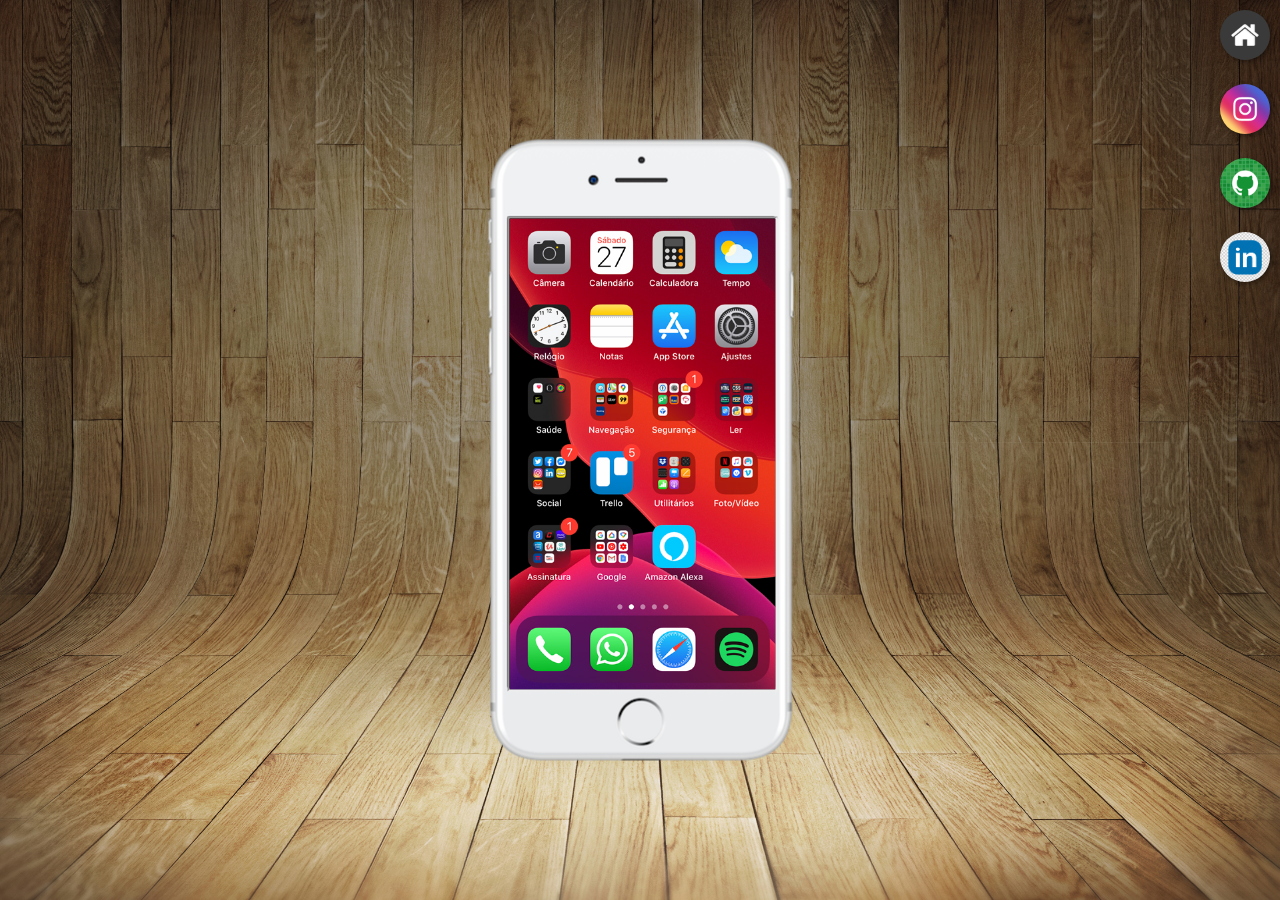
<file: index.html>
<!DOCTYPE html>
<html lang="pt-br">
<head>
    <meta charset="UTF-8">
    <meta http-equiv="X-UA-Compatible" content="IE=edge">
    <meta name="viewport" content="width=device-width, initial-scale=1.0">
    <link rel="shortcut icon" href="favicon.ico" type="image/x-icon">
    <link rel="stylesheet" href="estilos/style.css">
    <title>Projetos Redes Sociais</title>
</head>
<body> 
    <main>
        <section id="telefone">
            <iframe src="home.html" name="tela" id="tela">
                Seu navegador não é compatípivel
            </iframe>
        </section>
        <section id="redes-sociais">
            <a href="home.html" target="tela"><img src="imagens/logo-home.jpg" alt="Home"></a>
            <a href="instagram.html" target="tela"><img src="imagens/logo-instagram.jpg" alt=""></a>
            <a href="github.html" target="tela"><img src="imagens/logo-github.jpg" alt=""></a>
            <a href="linkedin.html" target="tela"><img src="imagens/linkedin-logo.jpg" alt="Linkedin"></a>
        </section>
    </main>
</body>
</html>
</file>
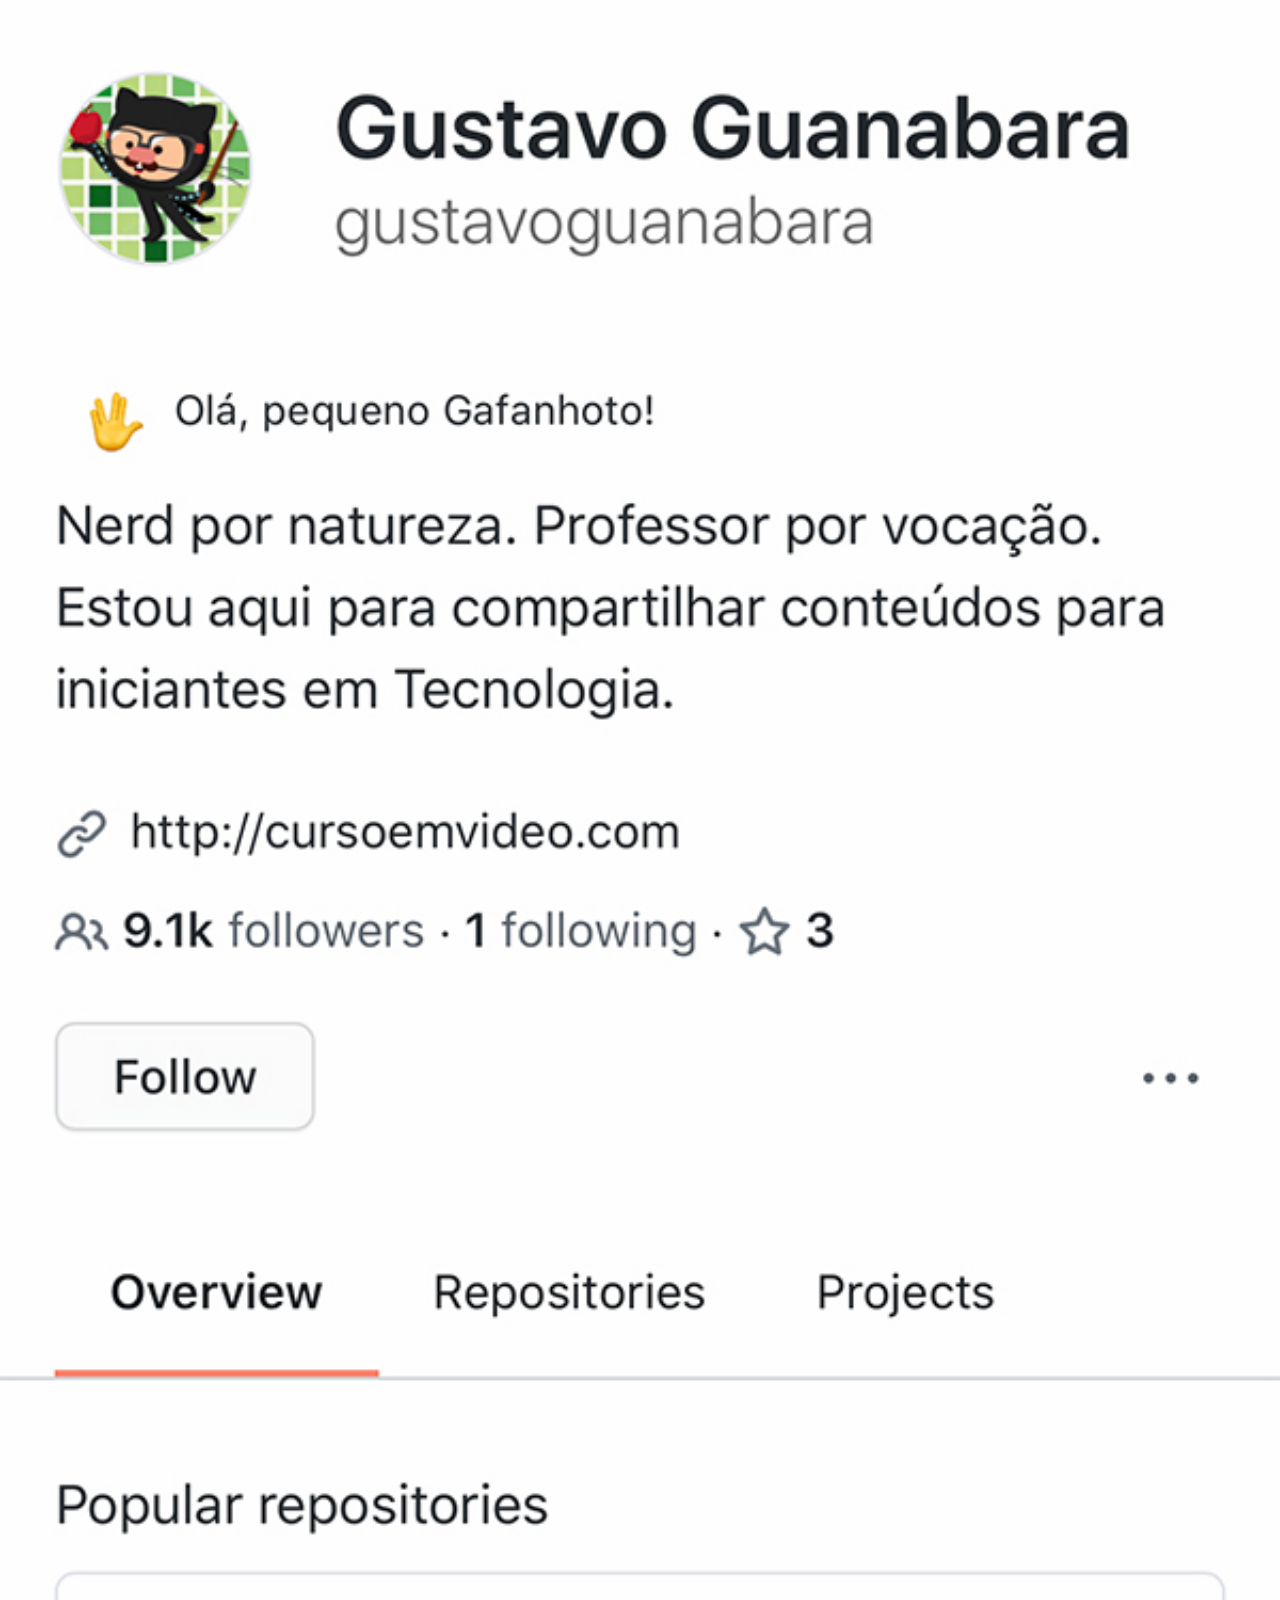
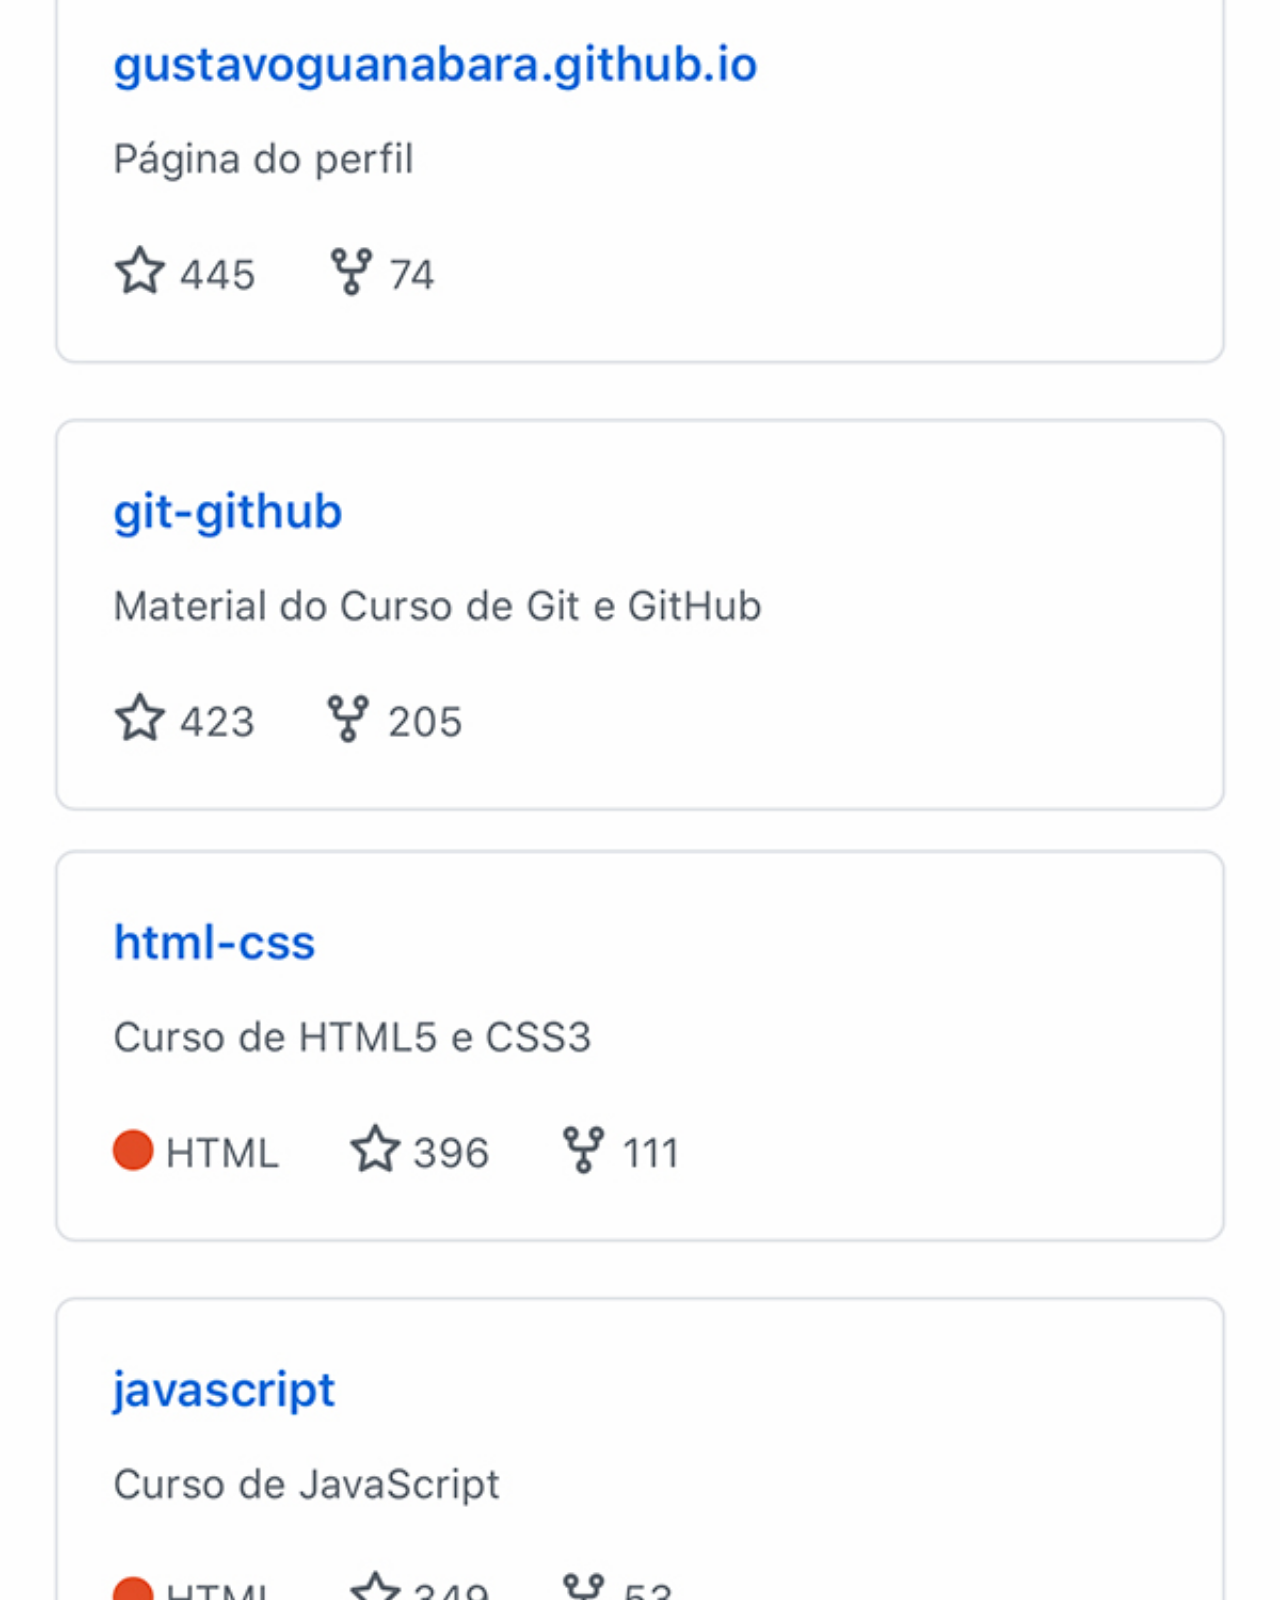
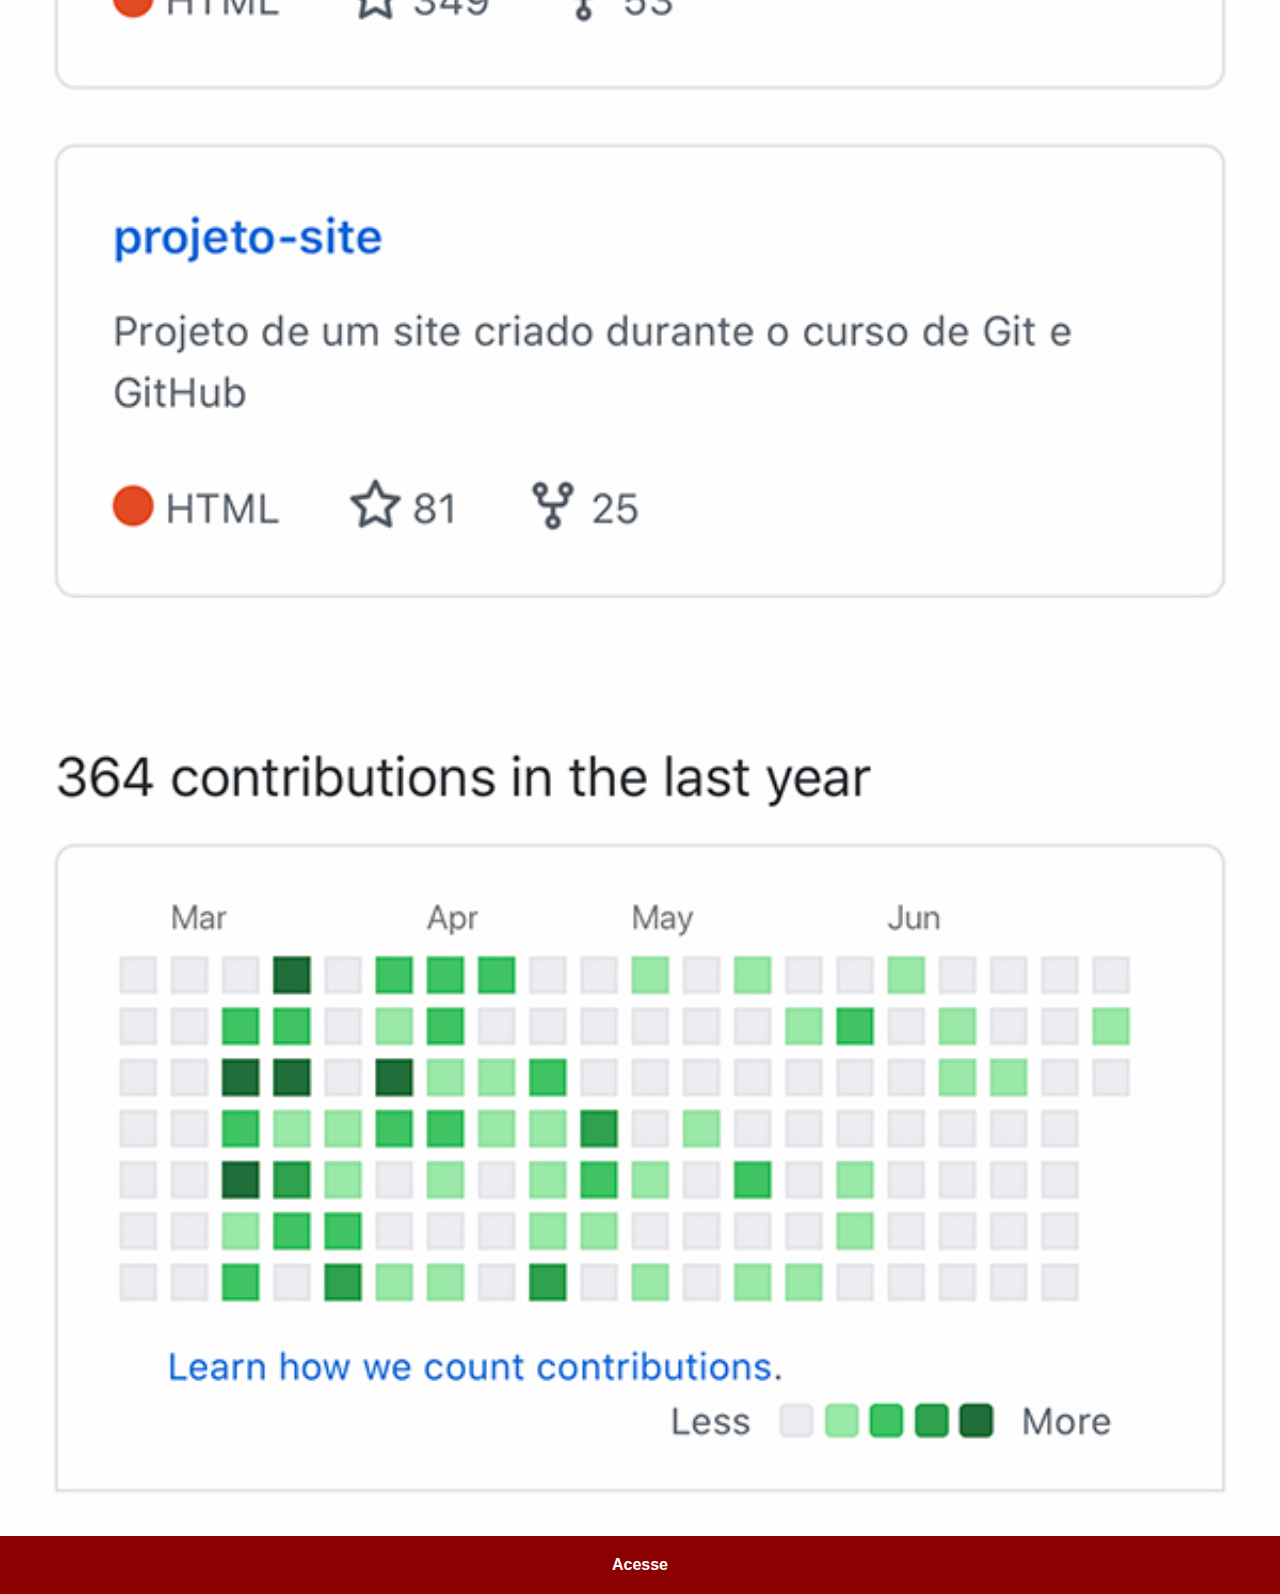
<file: github.html>
<!DOCTYPE html>
<html lang="pt-br">
<head>
    <meta charset="UTF-8">
    <meta http-equiv="X-UA-Compatible" content="IE=edge">
    <meta name="viewport" content="width=device-width, initial-scale=1.0">
    <link rel="stylesheet" href="social.css">
    <title>GitHub</title>
</head>
<body>
    <img src="imagens/tela-github.jpg" alt="GitHub">
    <a href="http://github.com/liedsonfsa/" target="_blank" >Acesse</a>
</body>
</html>
</file>
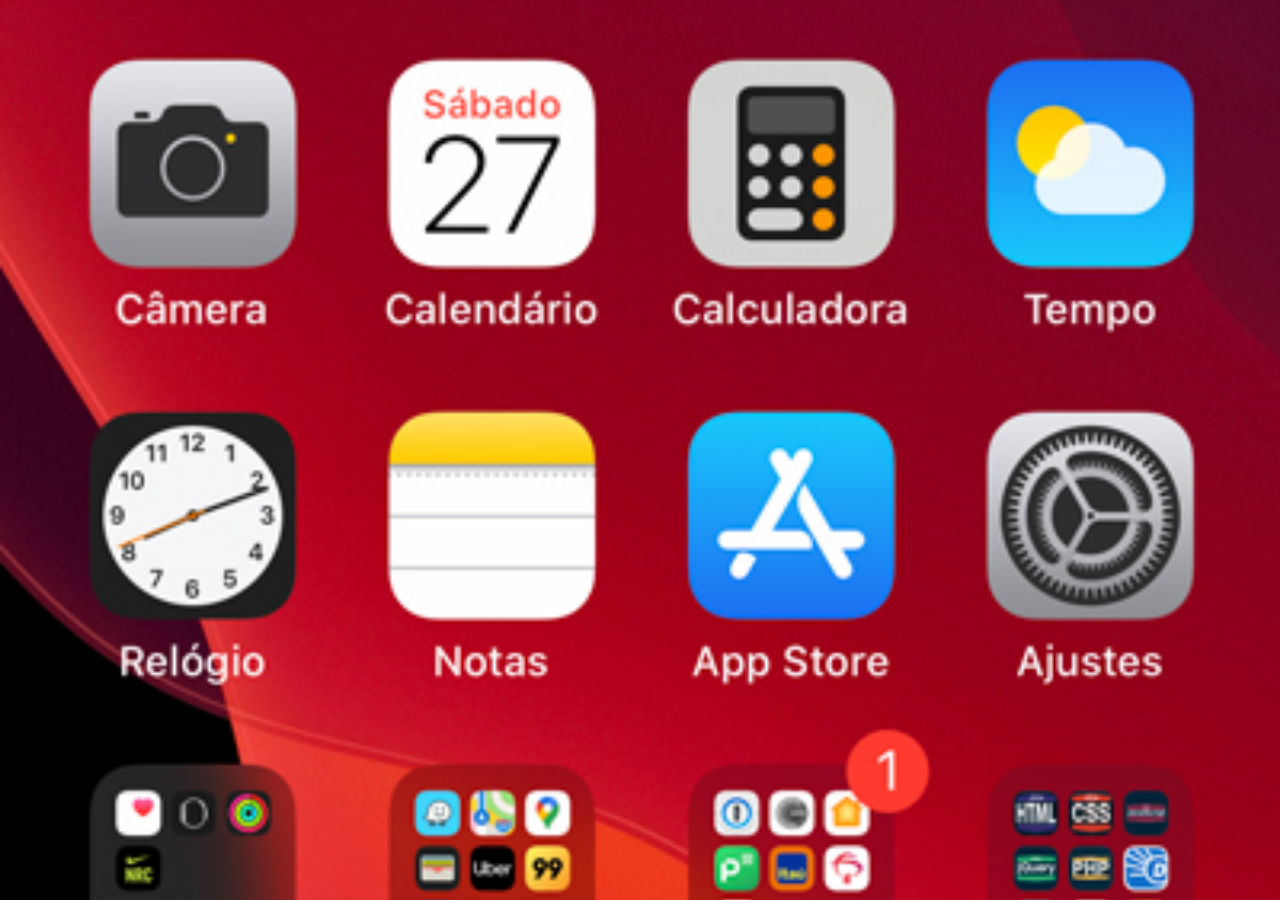
<file: home.html>
<!DOCTYPE html>
<html lang="pt-br">
<head>
    <meta charset="UTF-8">
    <meta http-equiv="X-UA-Compatible" content="IE=edge">
    <meta name="viewport" content="width=device-width, initial-scale=1.0">
    <title>Home</title>
</head>
<style>
    * {
        margin: 0;
        padding: 0;
    }

    body{
        width: 100vw;
        height: 100vh;
        background: black url('imagens/tela-home.jpg') no-repeat top center;
        background-size: cover;
        /*Cobre o frame de forma certa*/
    }
</style>
<body>
    
</body>
</html>
</file>
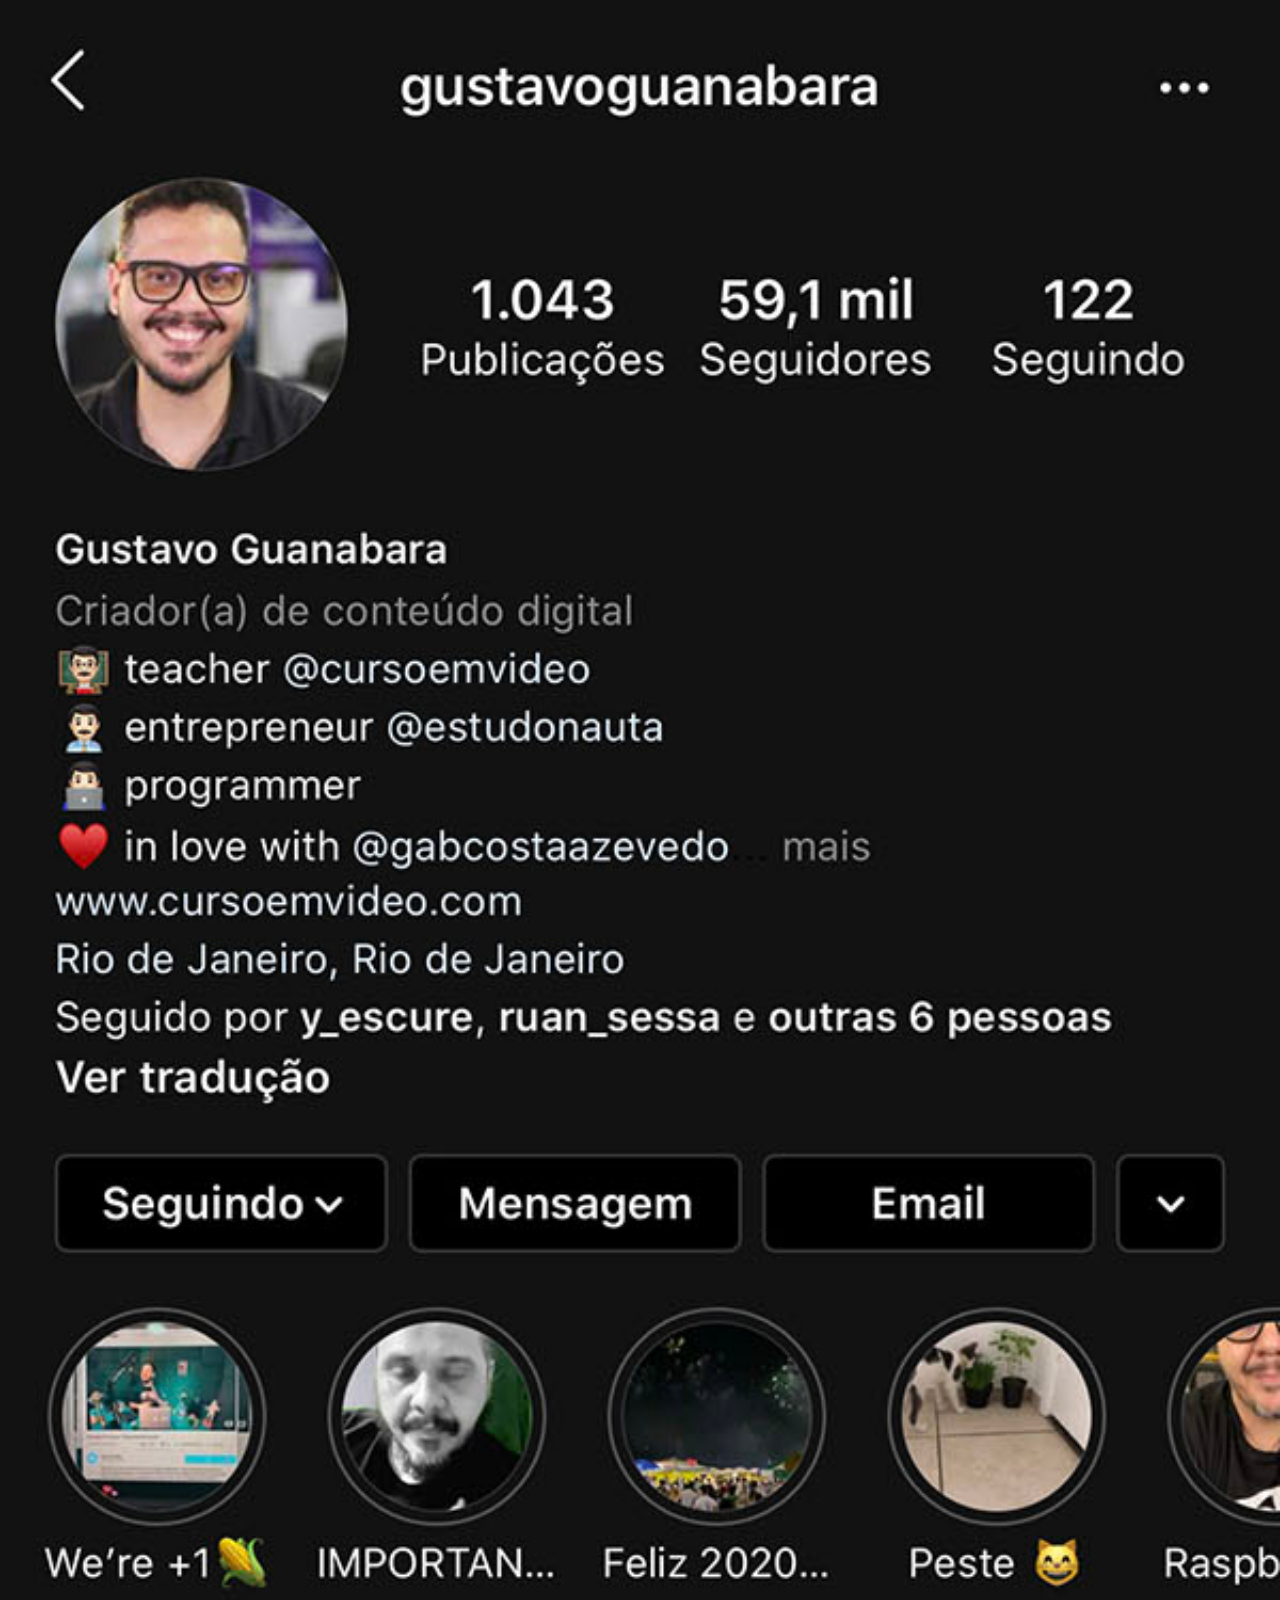
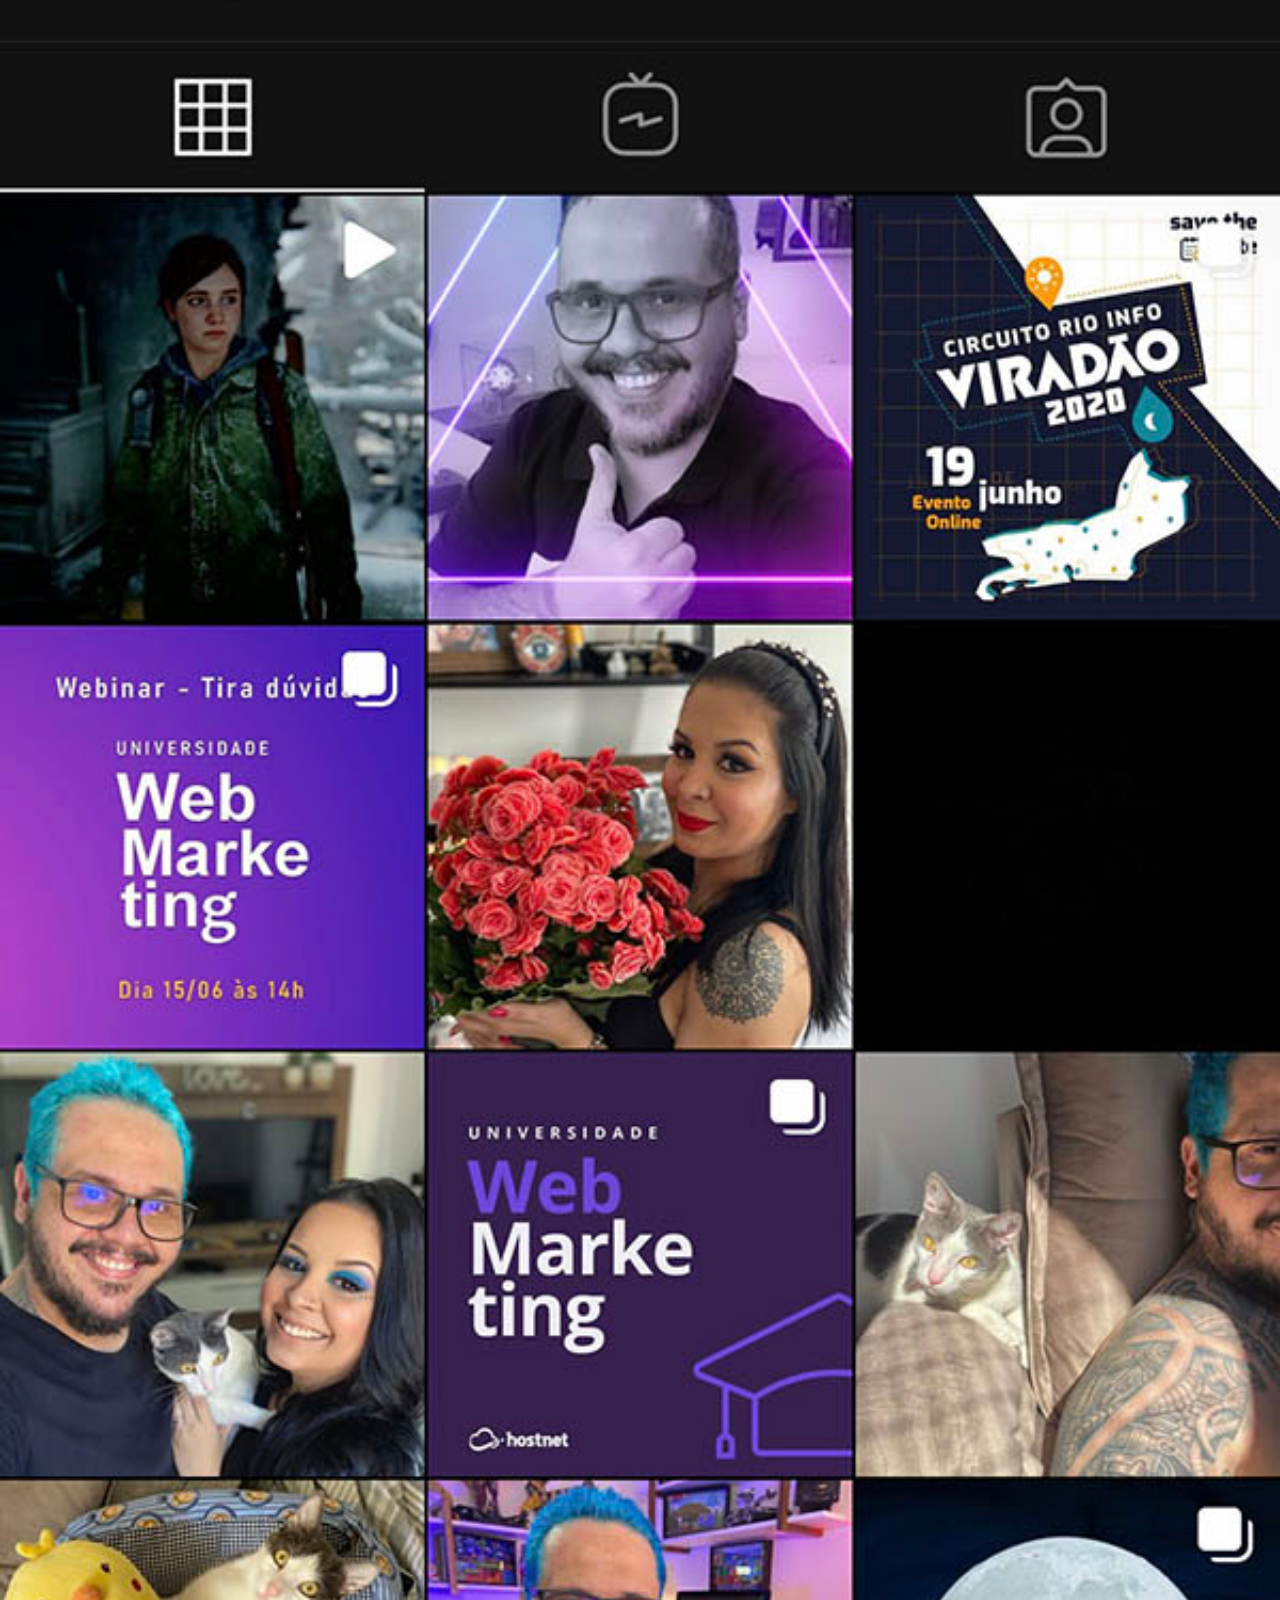
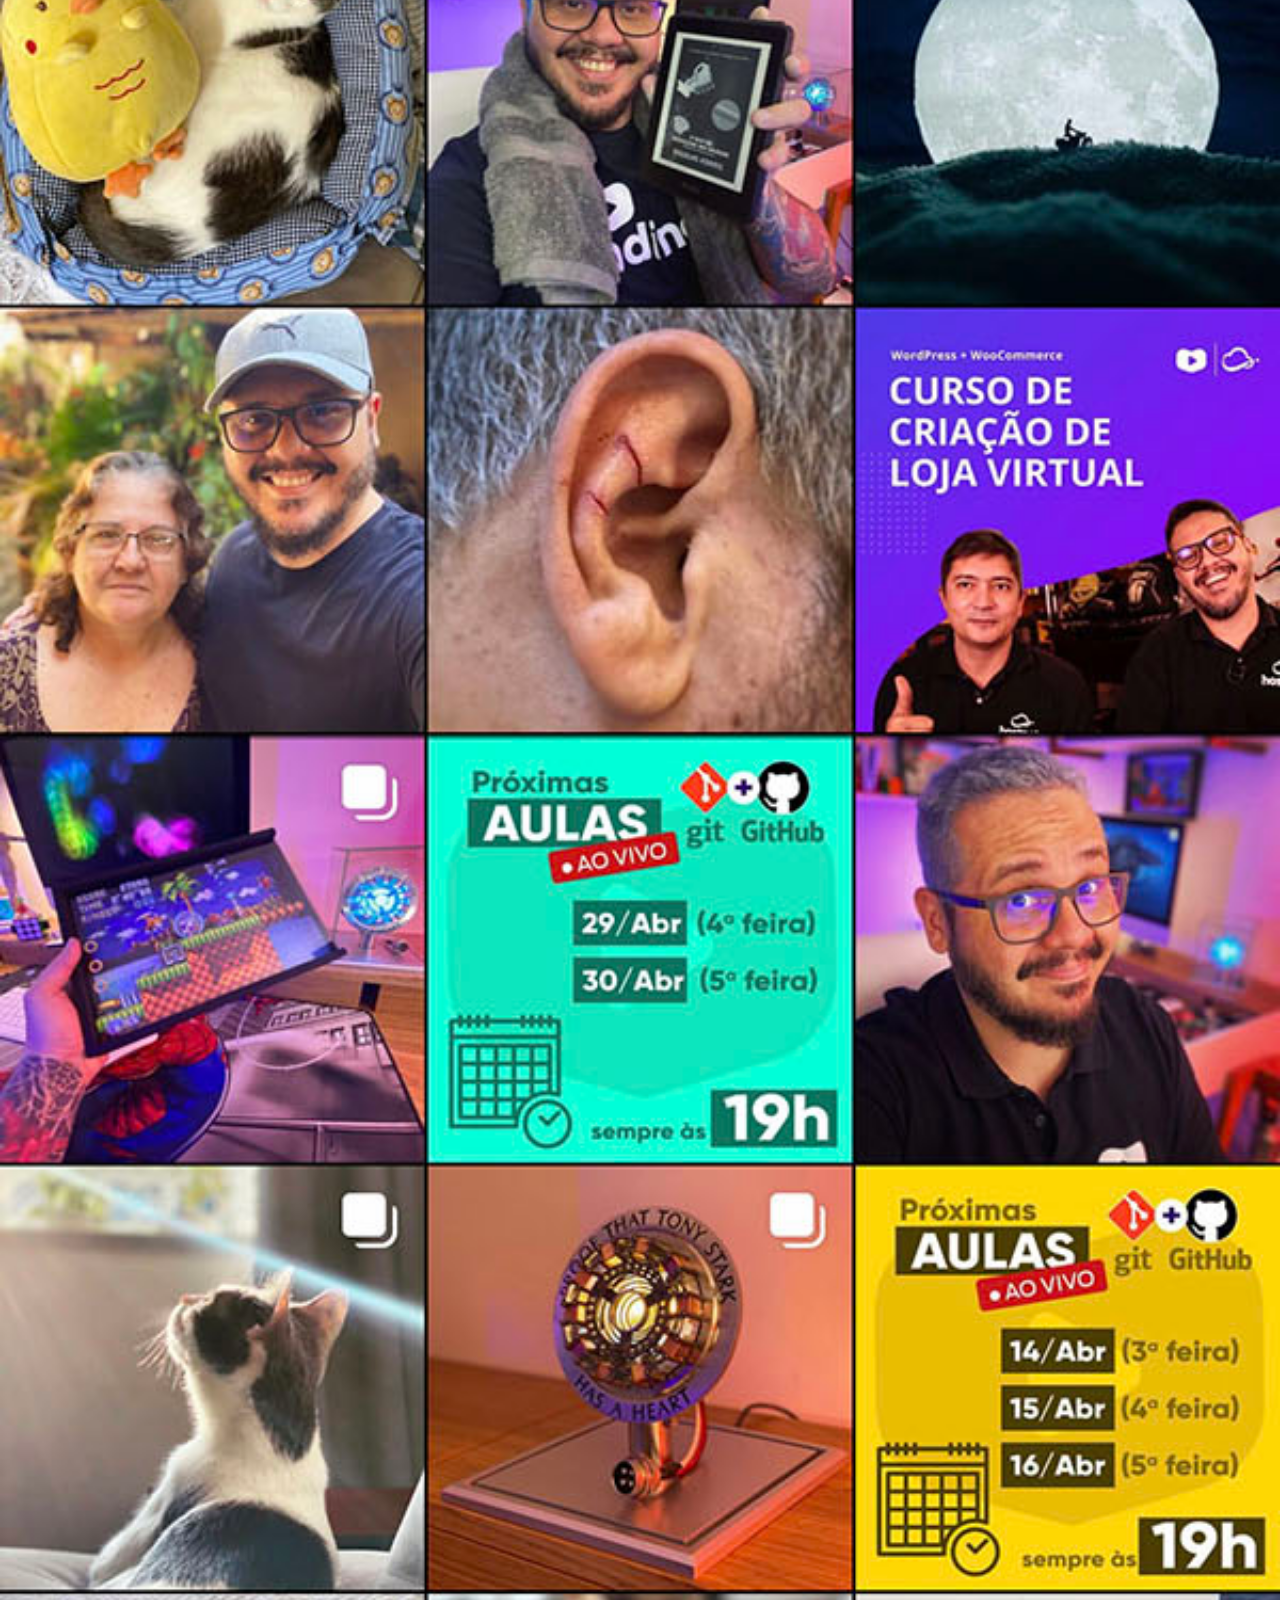
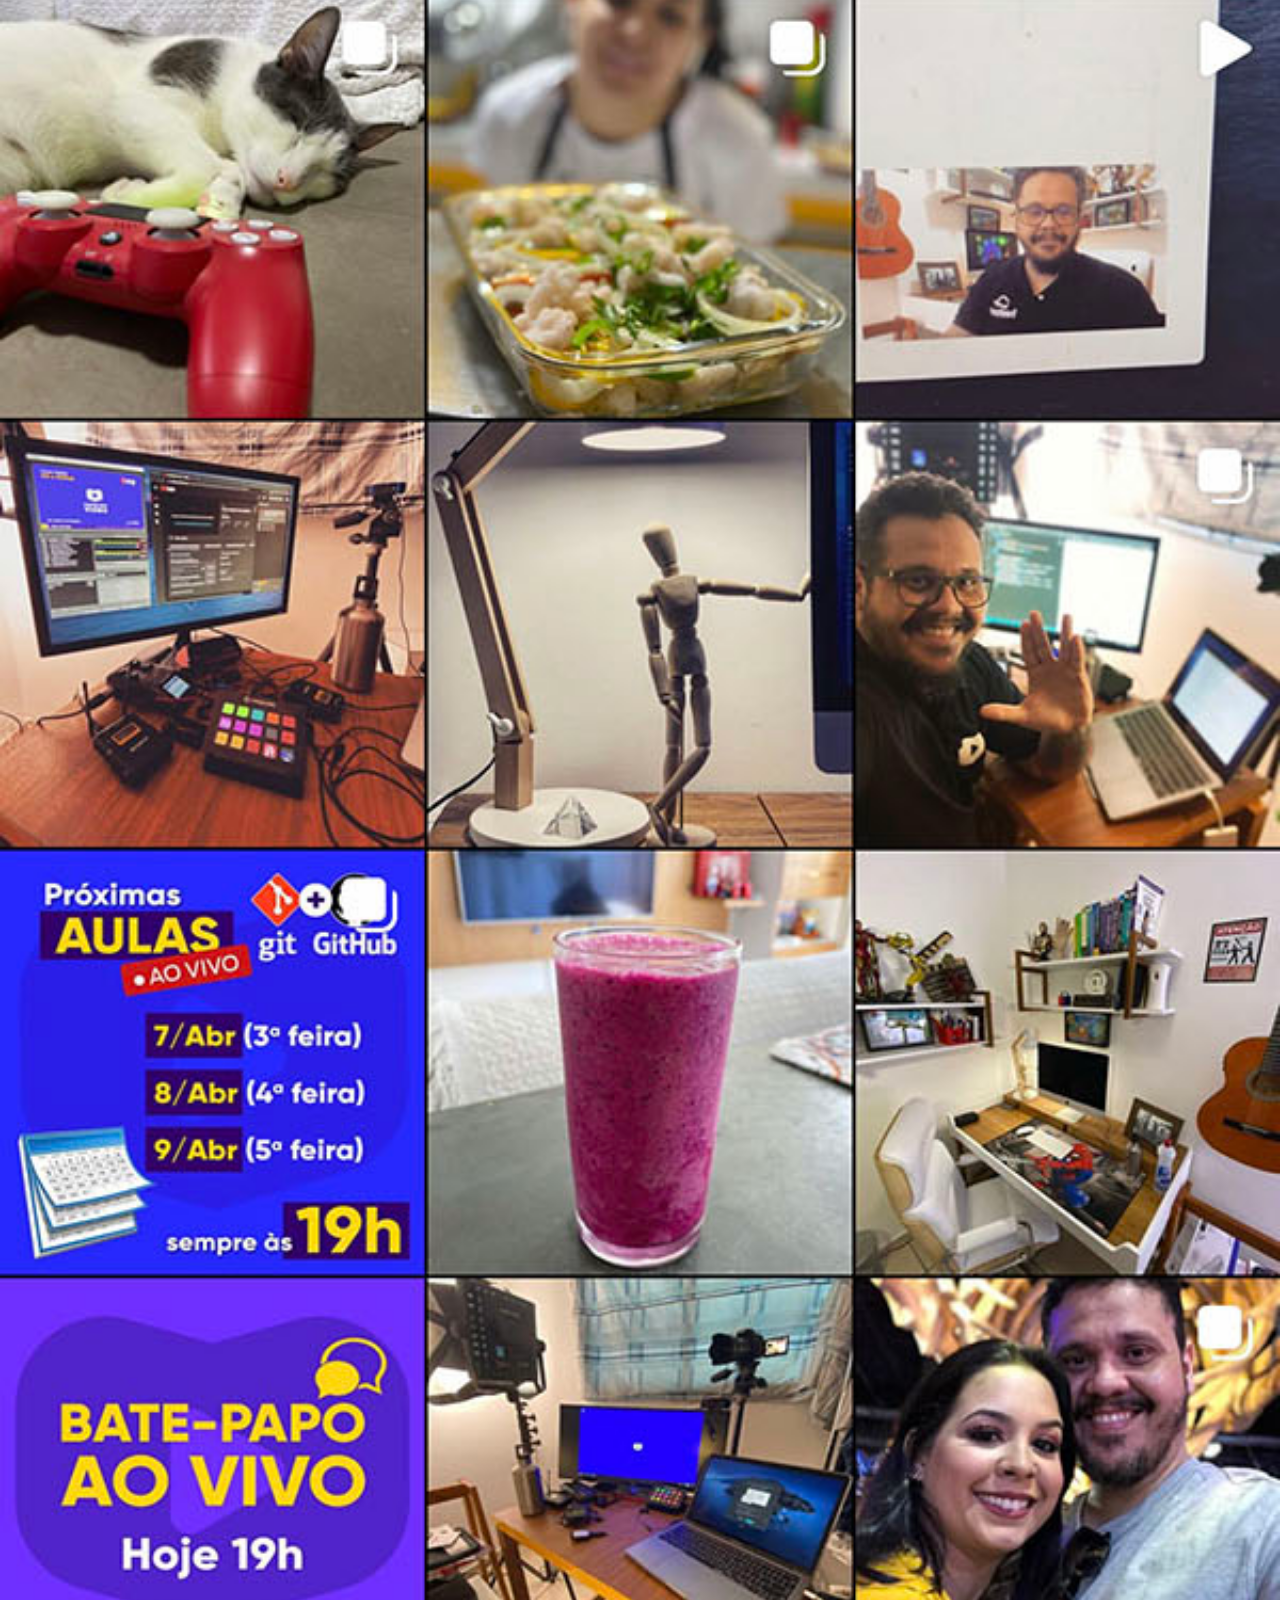
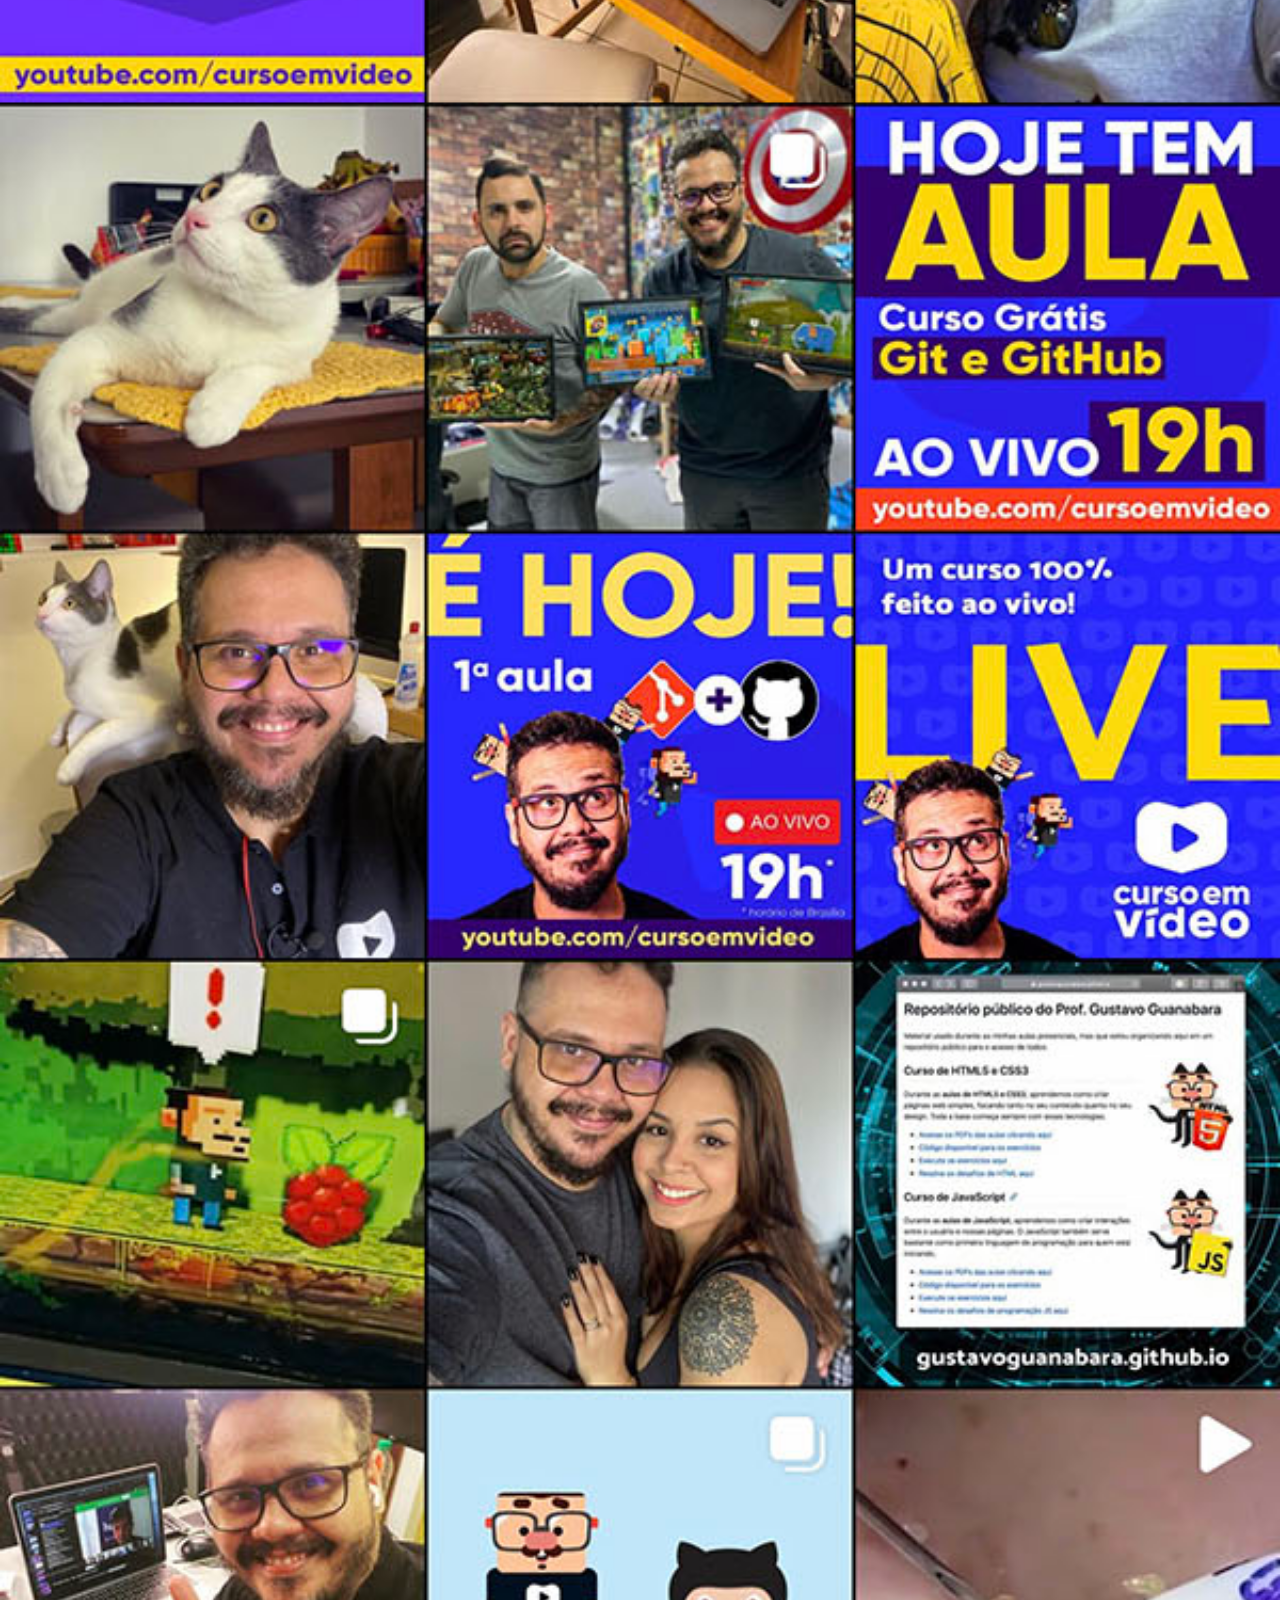
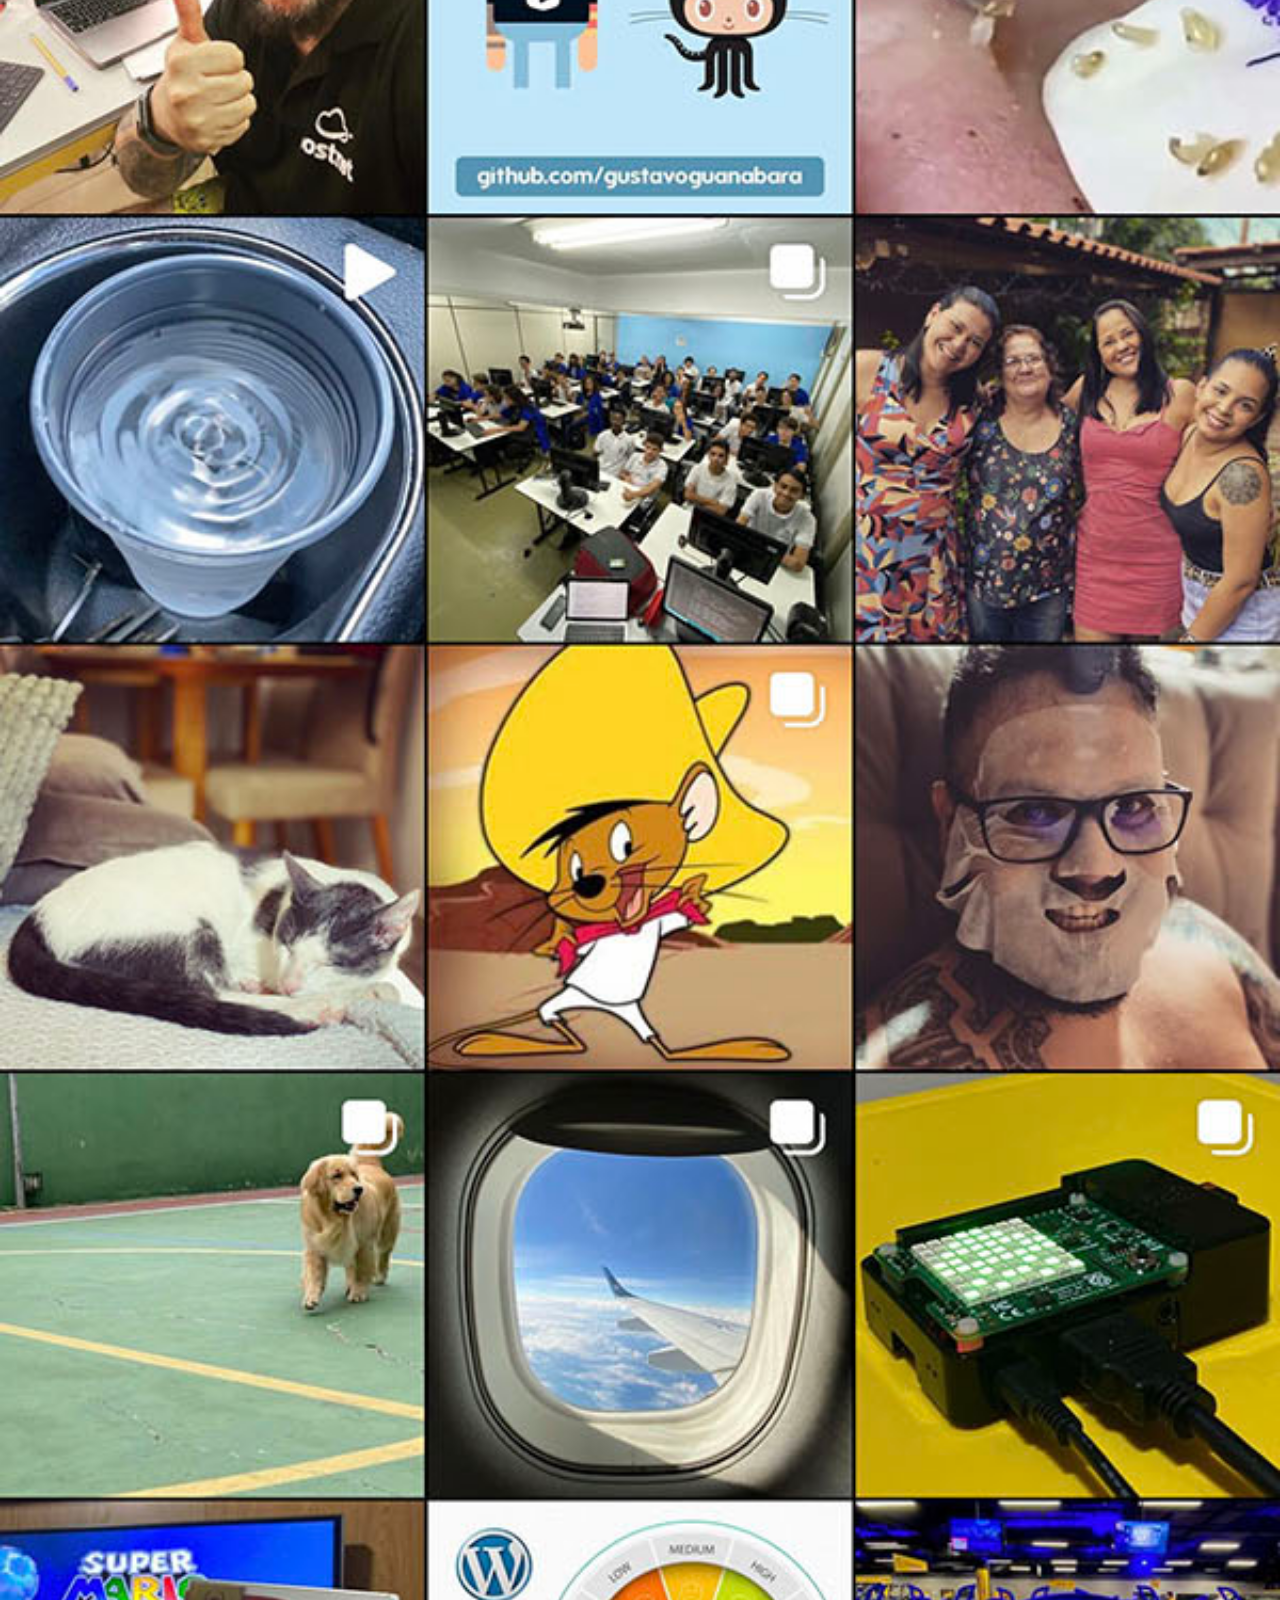
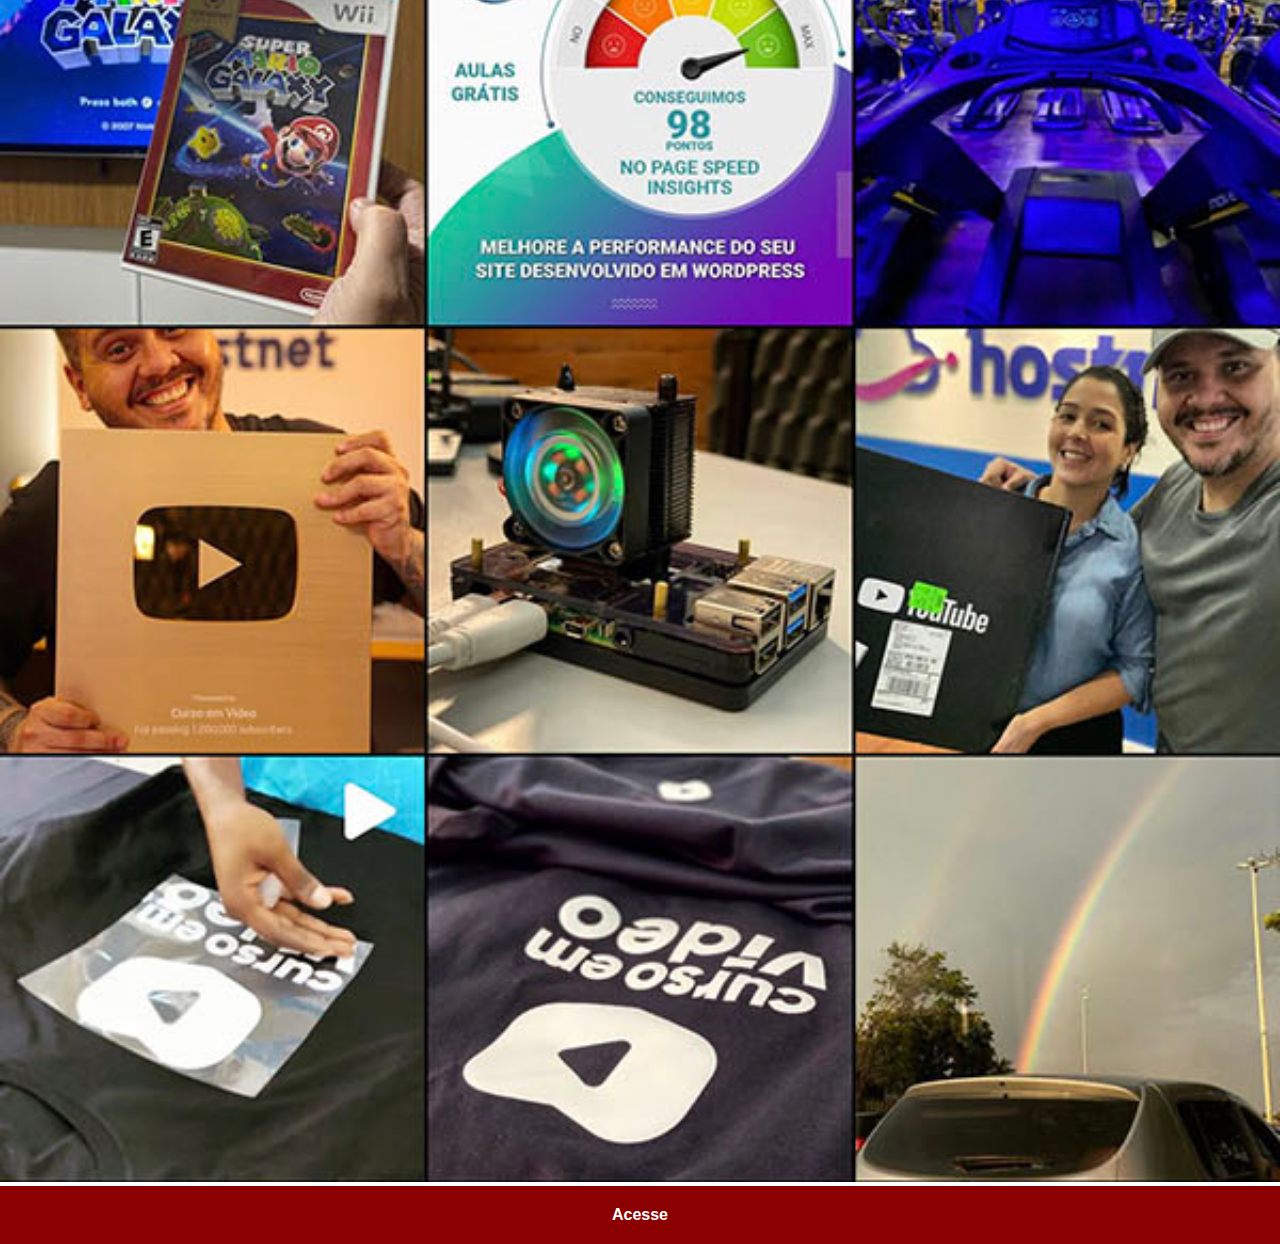
<file: instagram.html>
<!DOCTYPE html>
<html lang="pt-br">
<head>
    <meta charset="UTF-8">
    <meta http-equiv="X-UA-Compatible" content="IE=edge">
    <meta name="viewport" content="width=device-width, initial-scale=1.0">
    <link rel="stylesheet" href="social.css">
    <title>Instagram</title>
</head>
<body>
    <img src="imagens/tela-instagram.jpg" alt="Instagram">
    <a href="https://instagram.com/liedsonfsa/" target="_blank">Acesse</a>
</body>
</html>
</file>
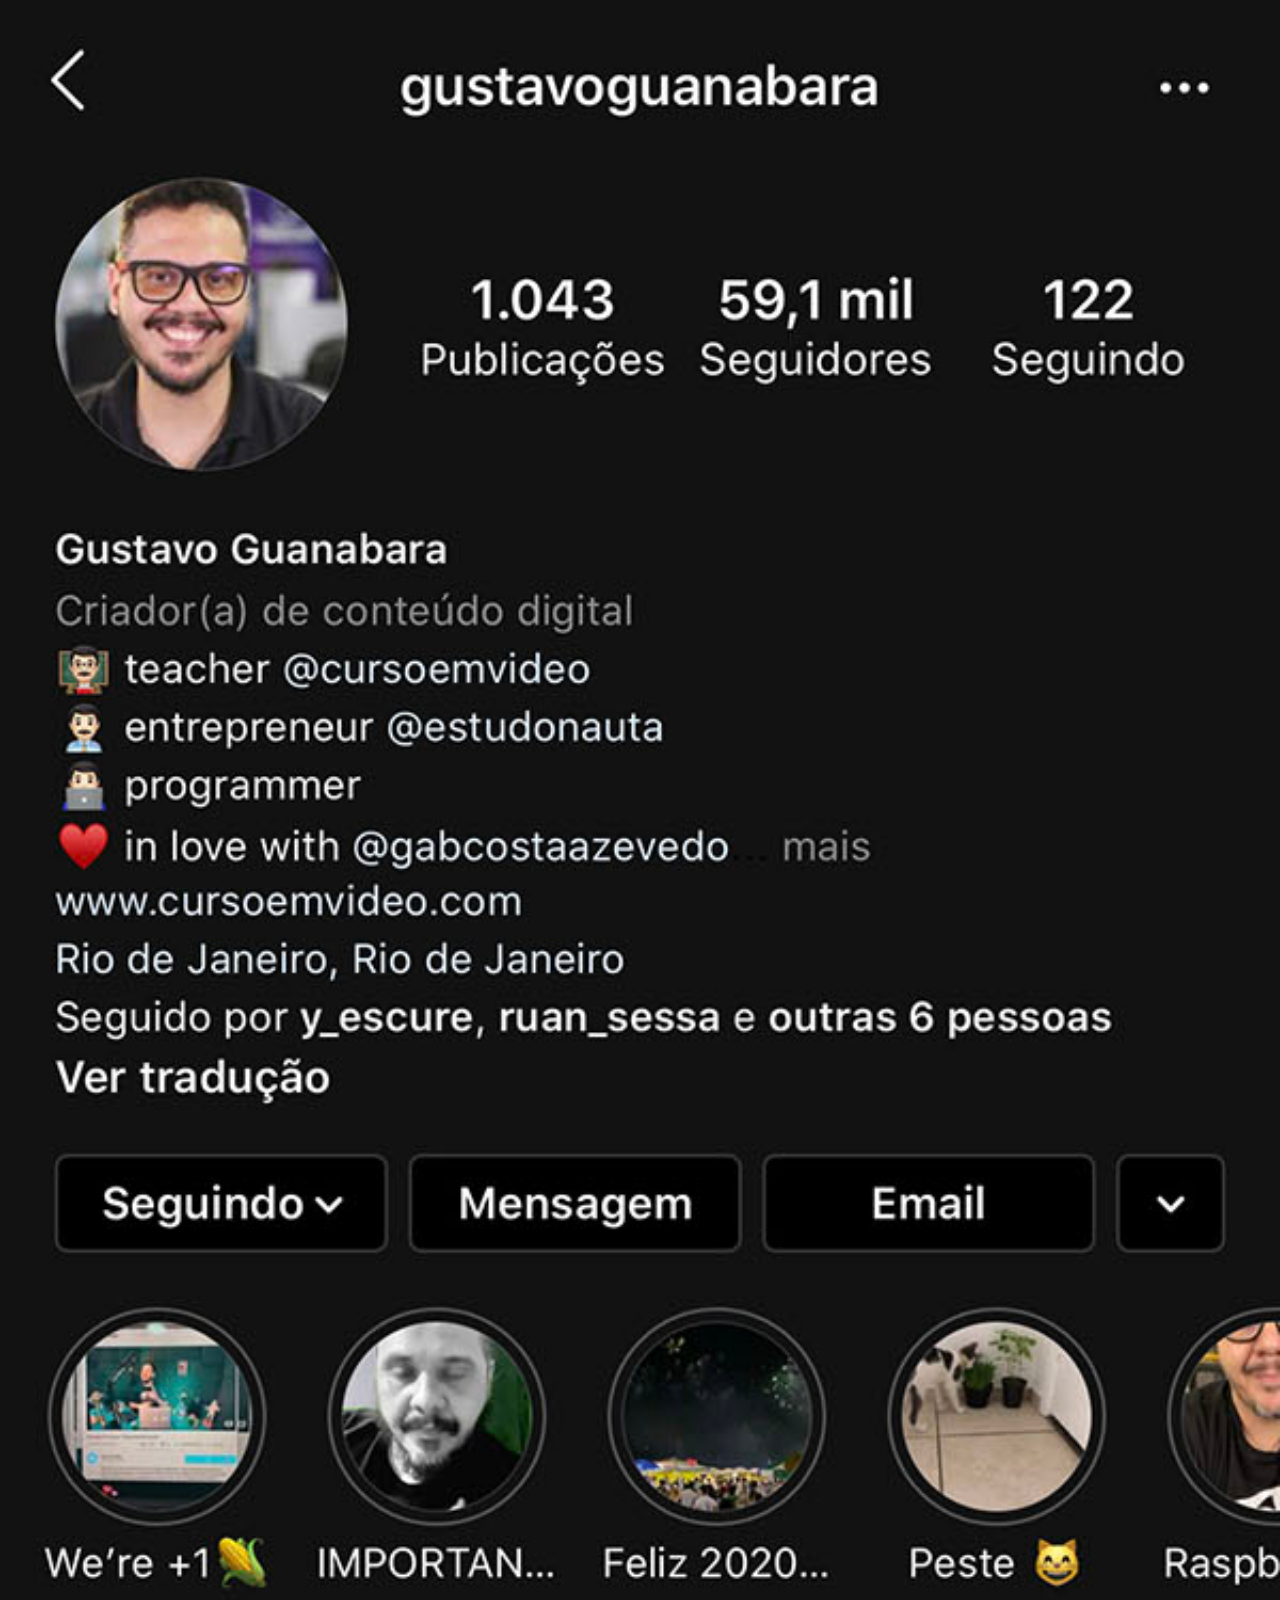
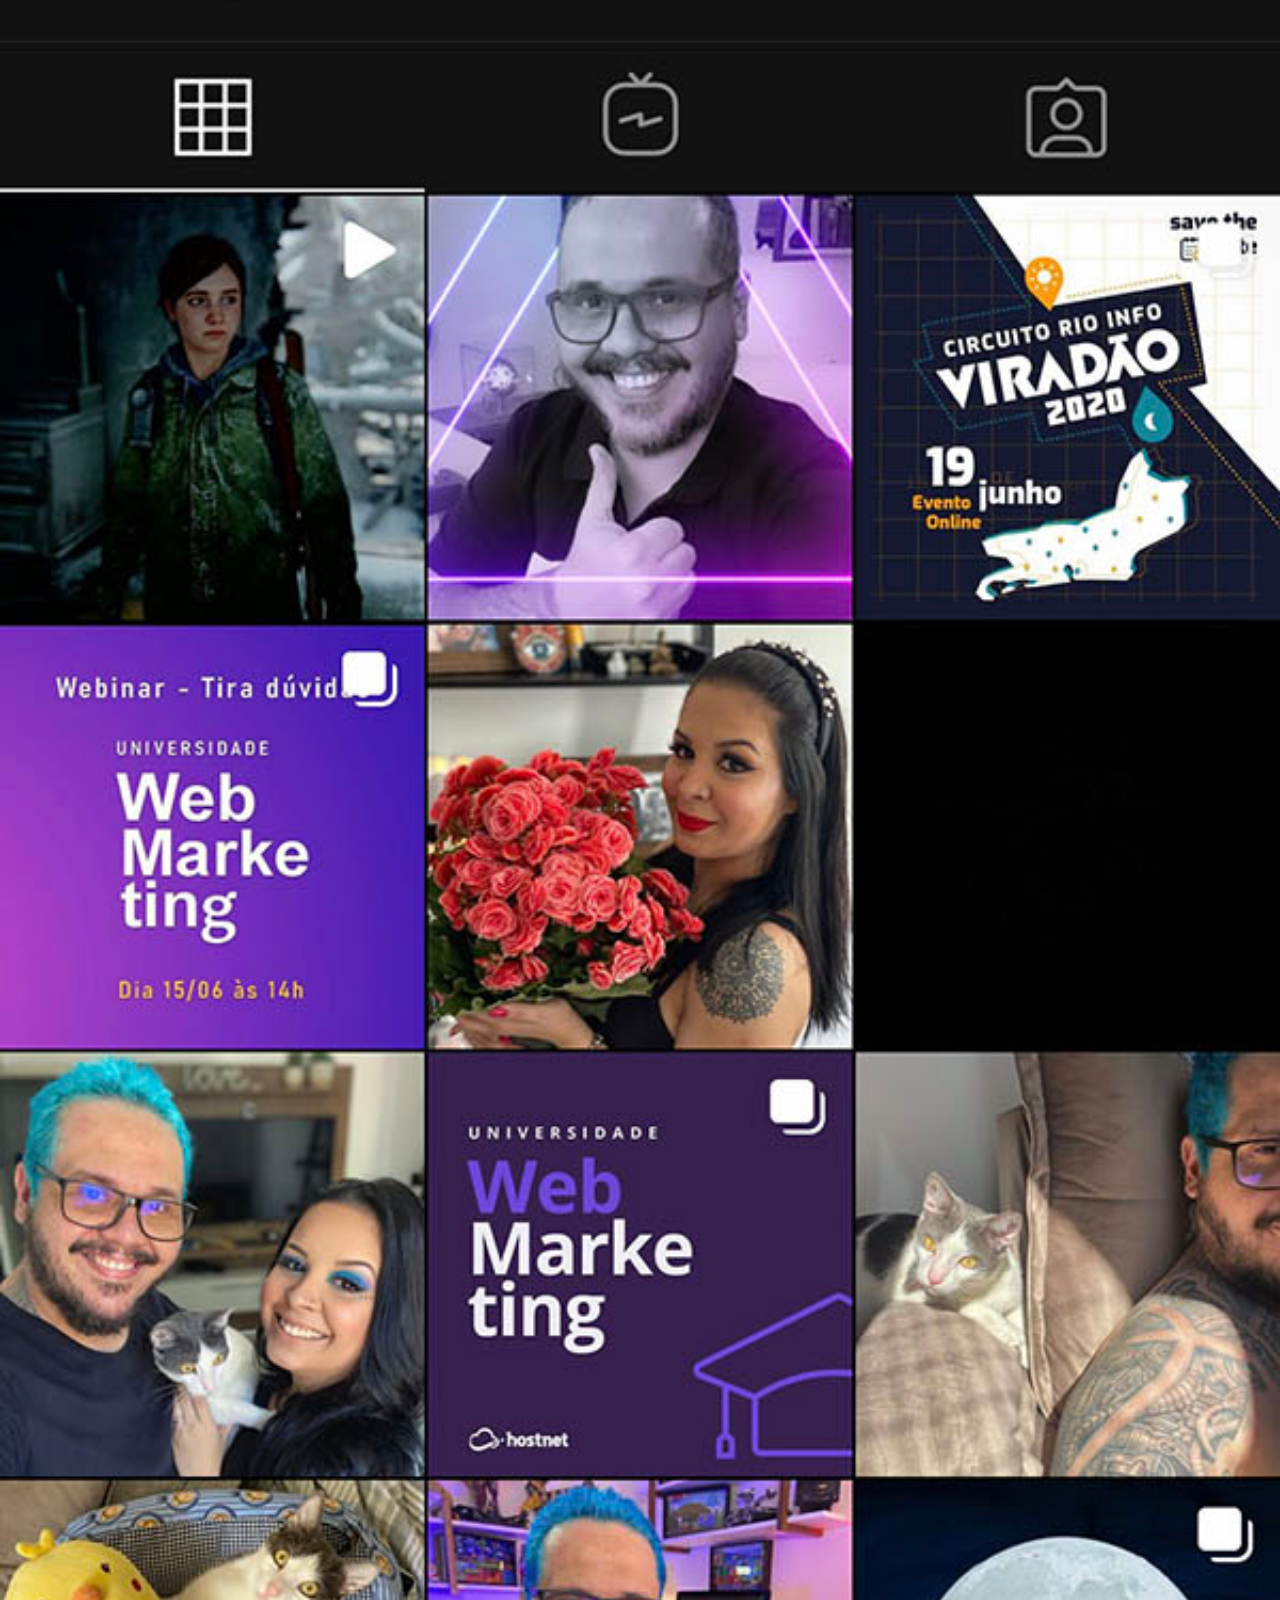
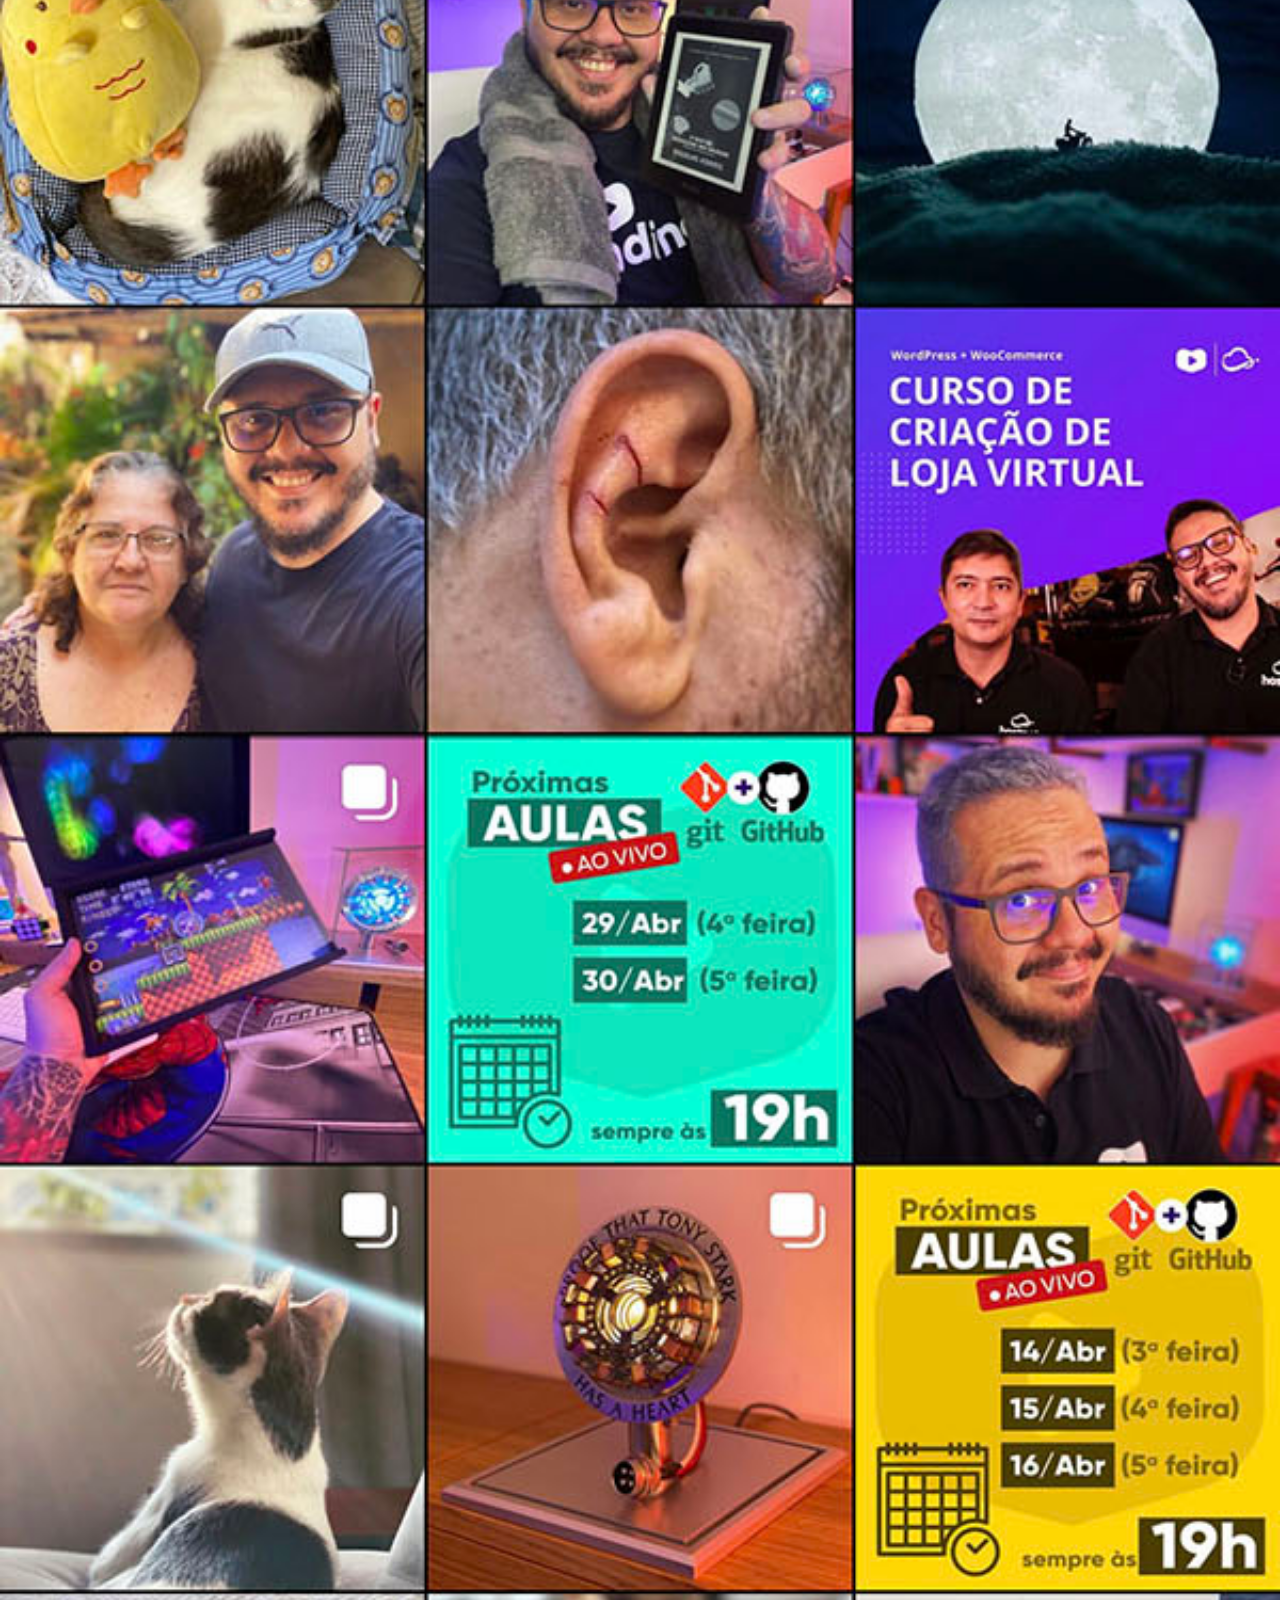
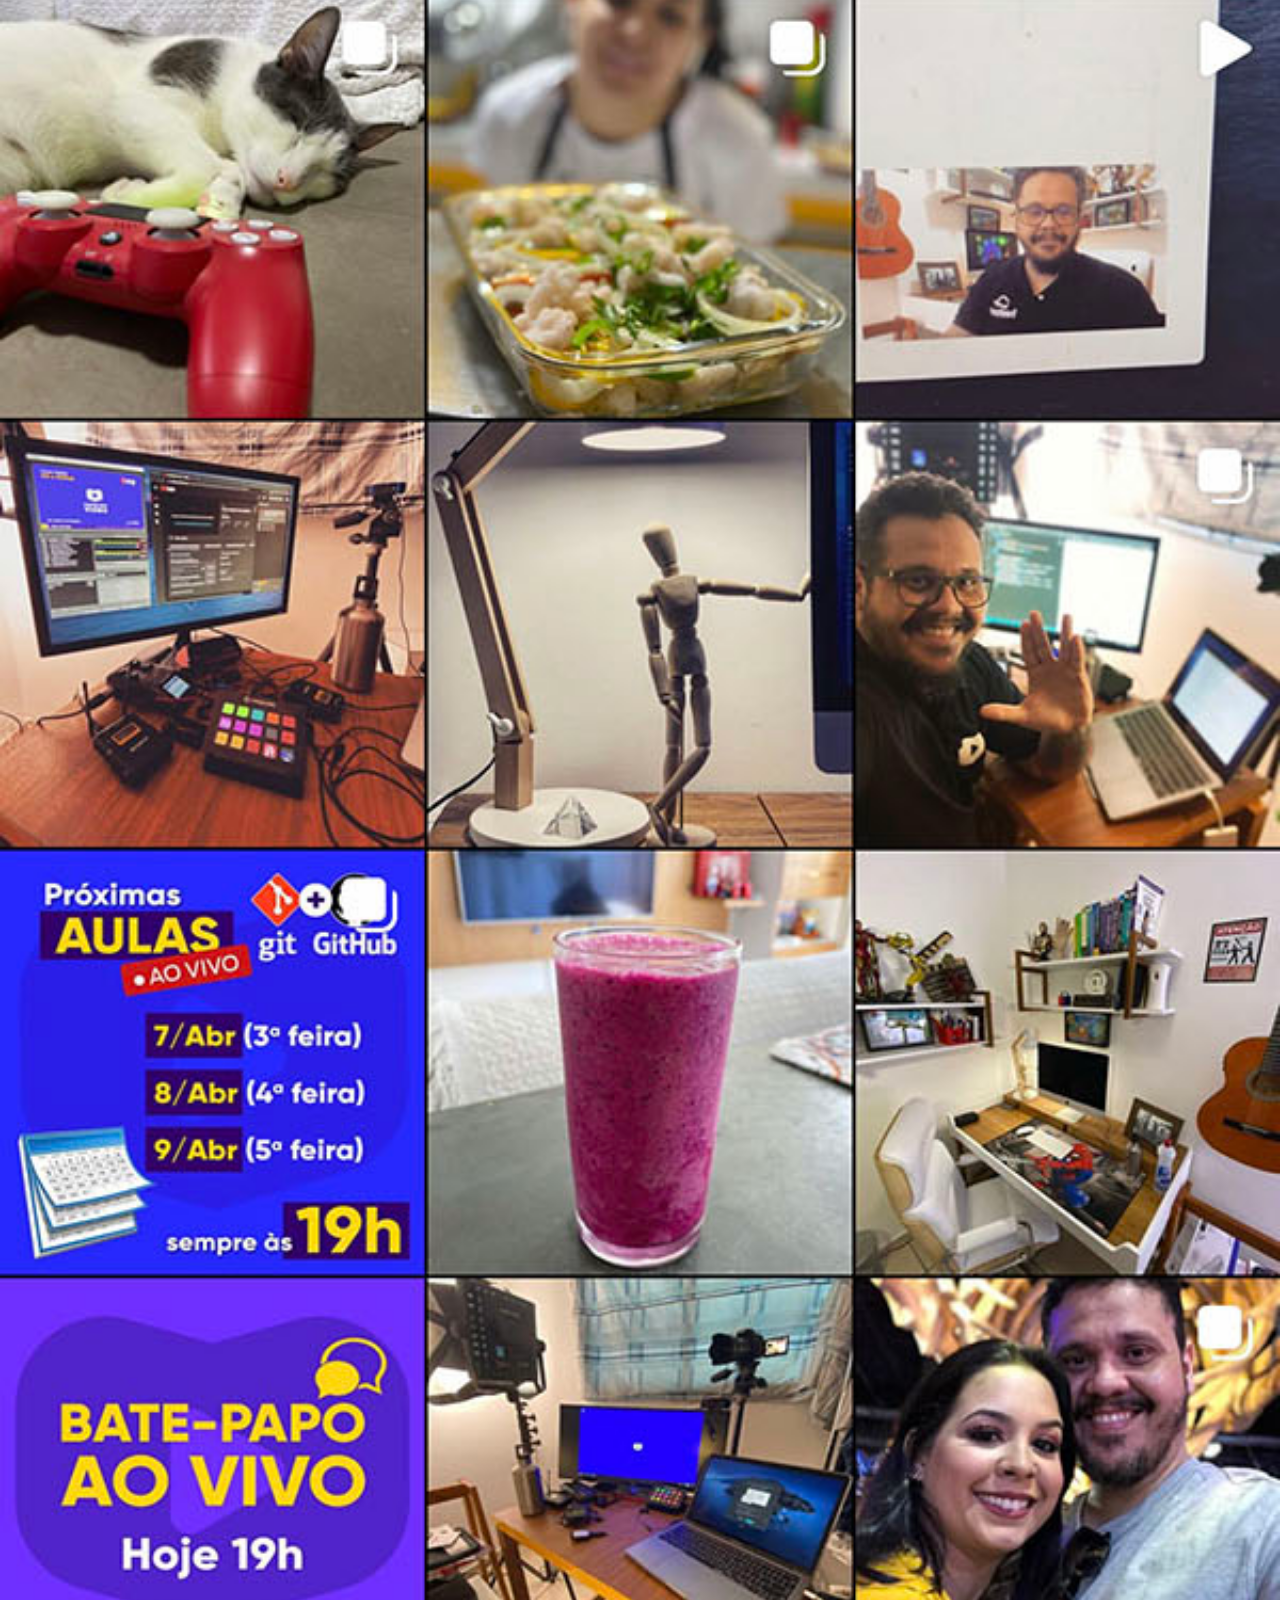
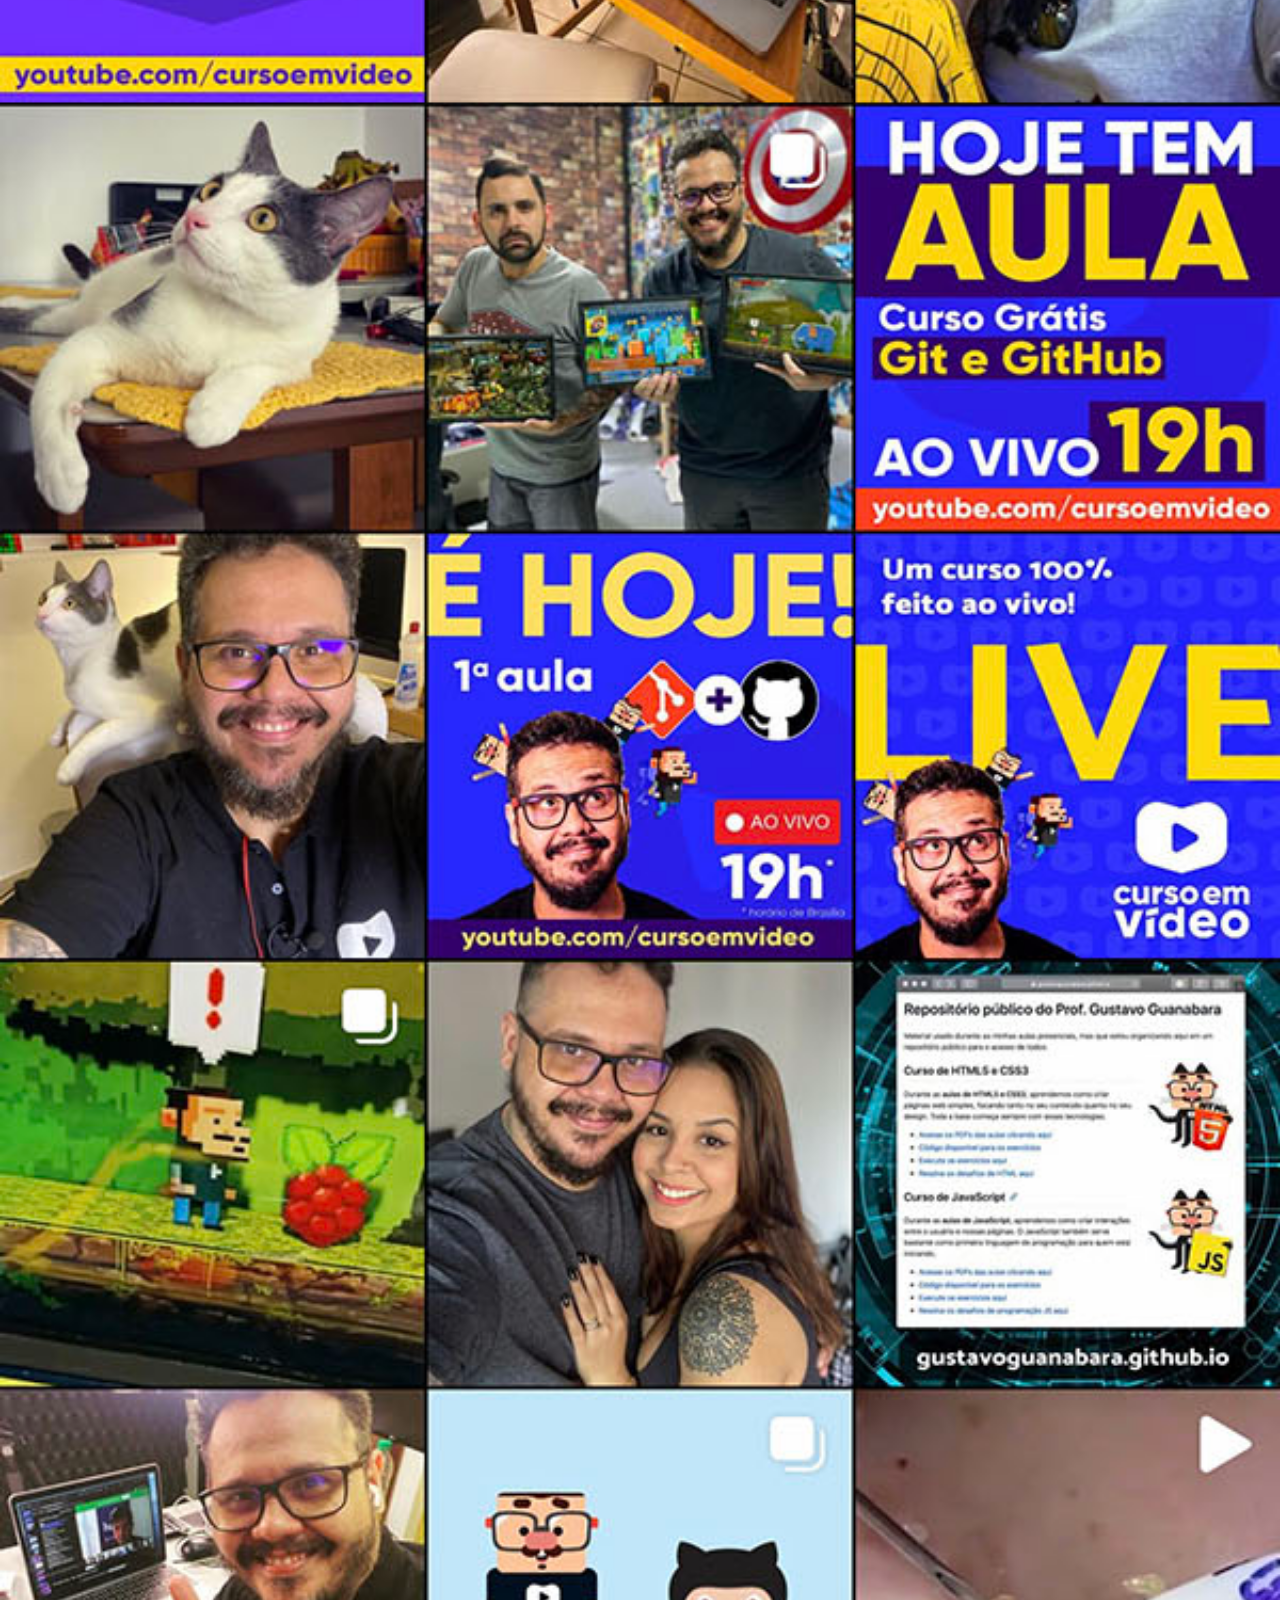
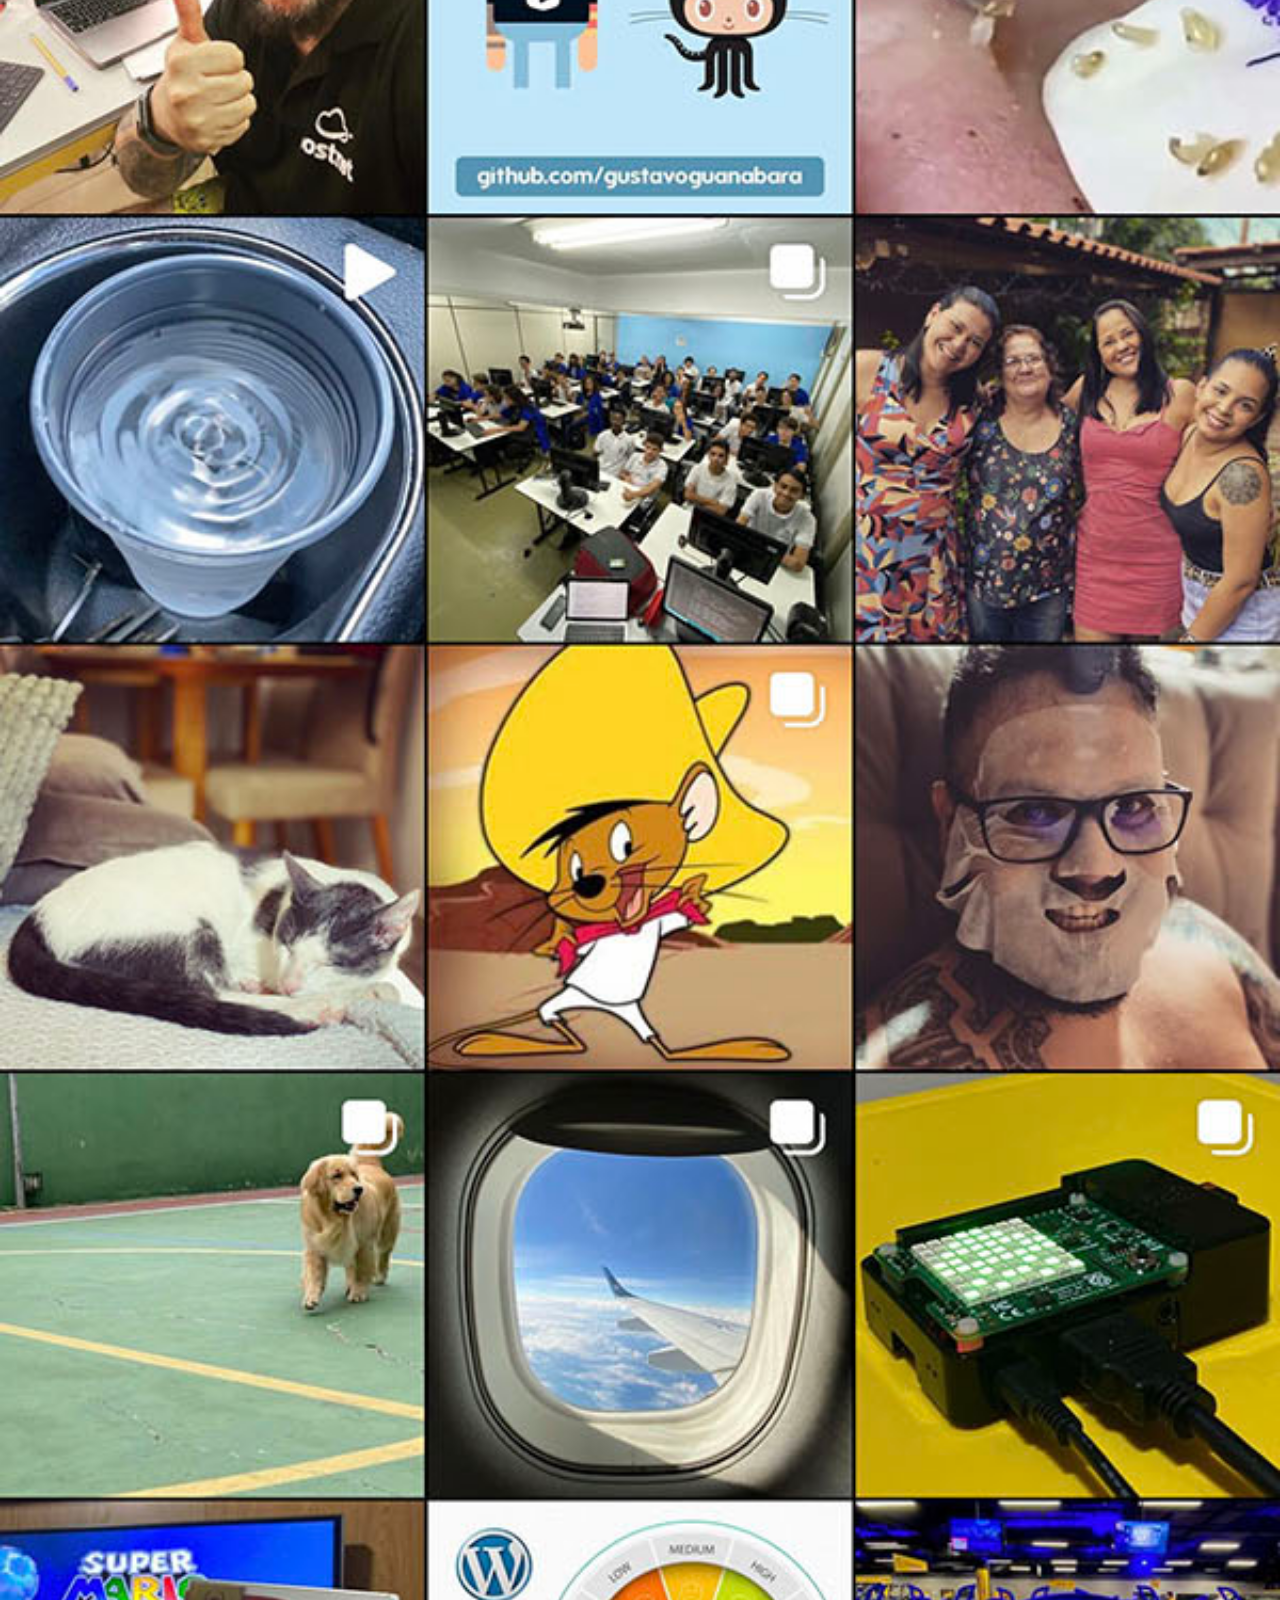
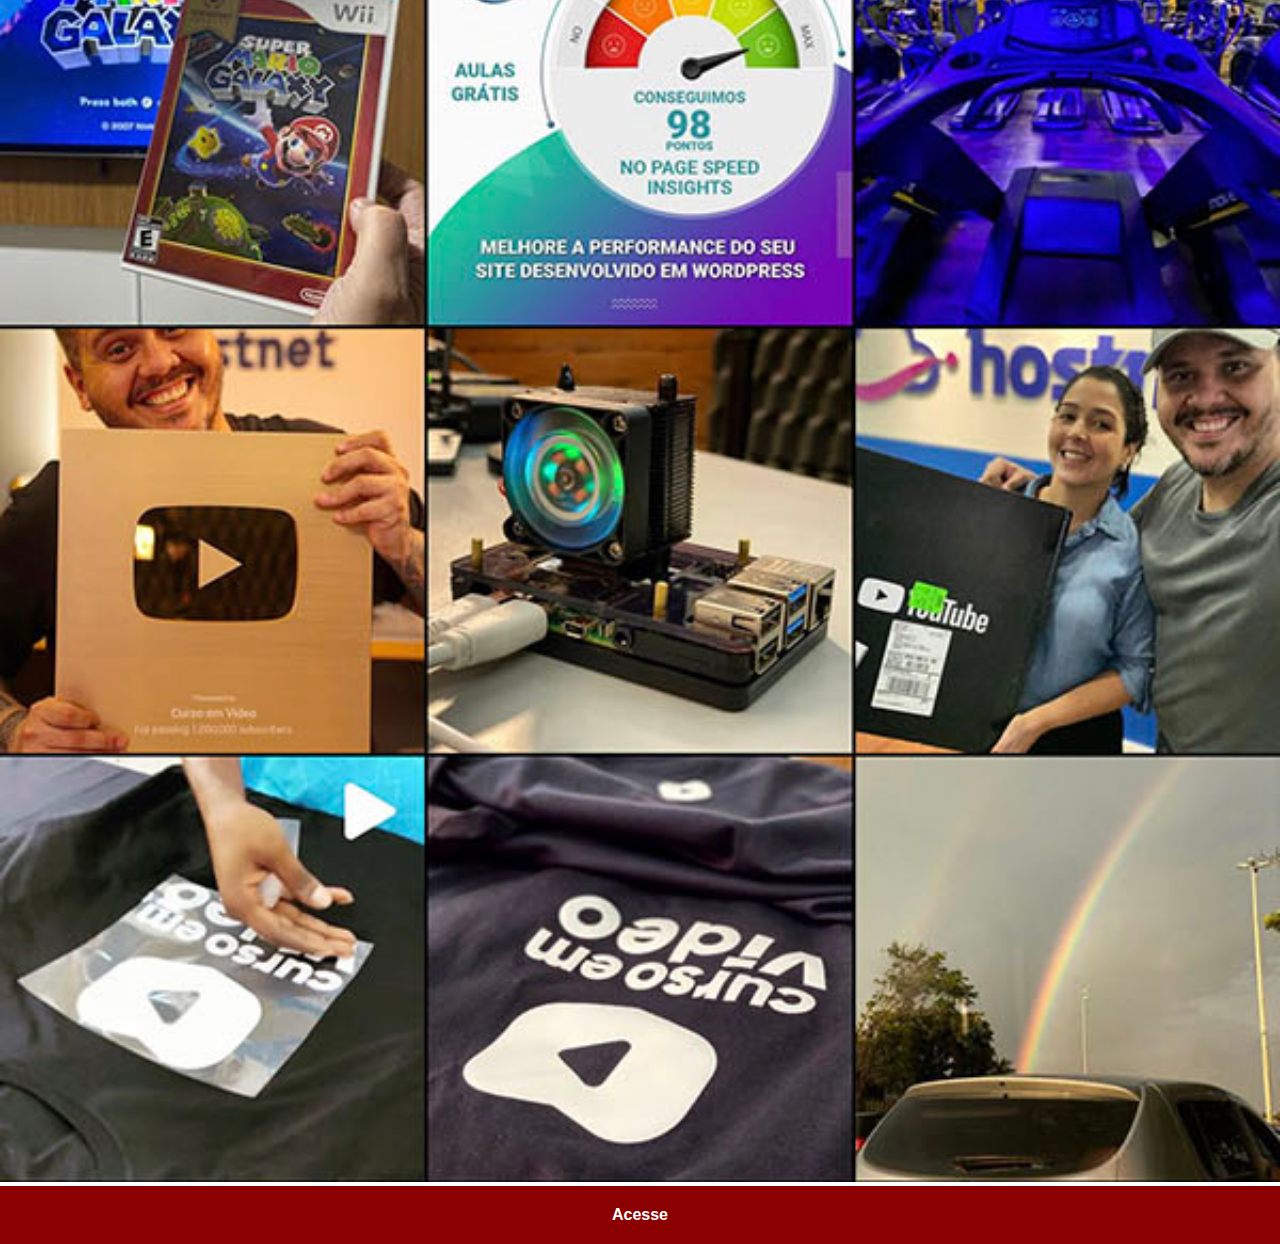
<file: linkedin.html>
<!DOCTYPE html>
<html lang="pt-br">
<head>
    <meta charset="UTF-8">
    <meta http-equiv="X-UA-Compatible" content="IE=edge">
    <meta name="viewport" content="width=device-width, initial-scale=1.0">
    <link rel="stylesheet" href="social.css">
    <title>Linkedin</title>
</head>
<body>
    <img src="imagens/tela-instagram.jpg" alt="Instagram">
    <a href="https://www.linkedin.com/in/fabr%C3%ADcio-liedson-090bb8266/" target="_blank">Acesse</a>
</body>
</html>
</file>
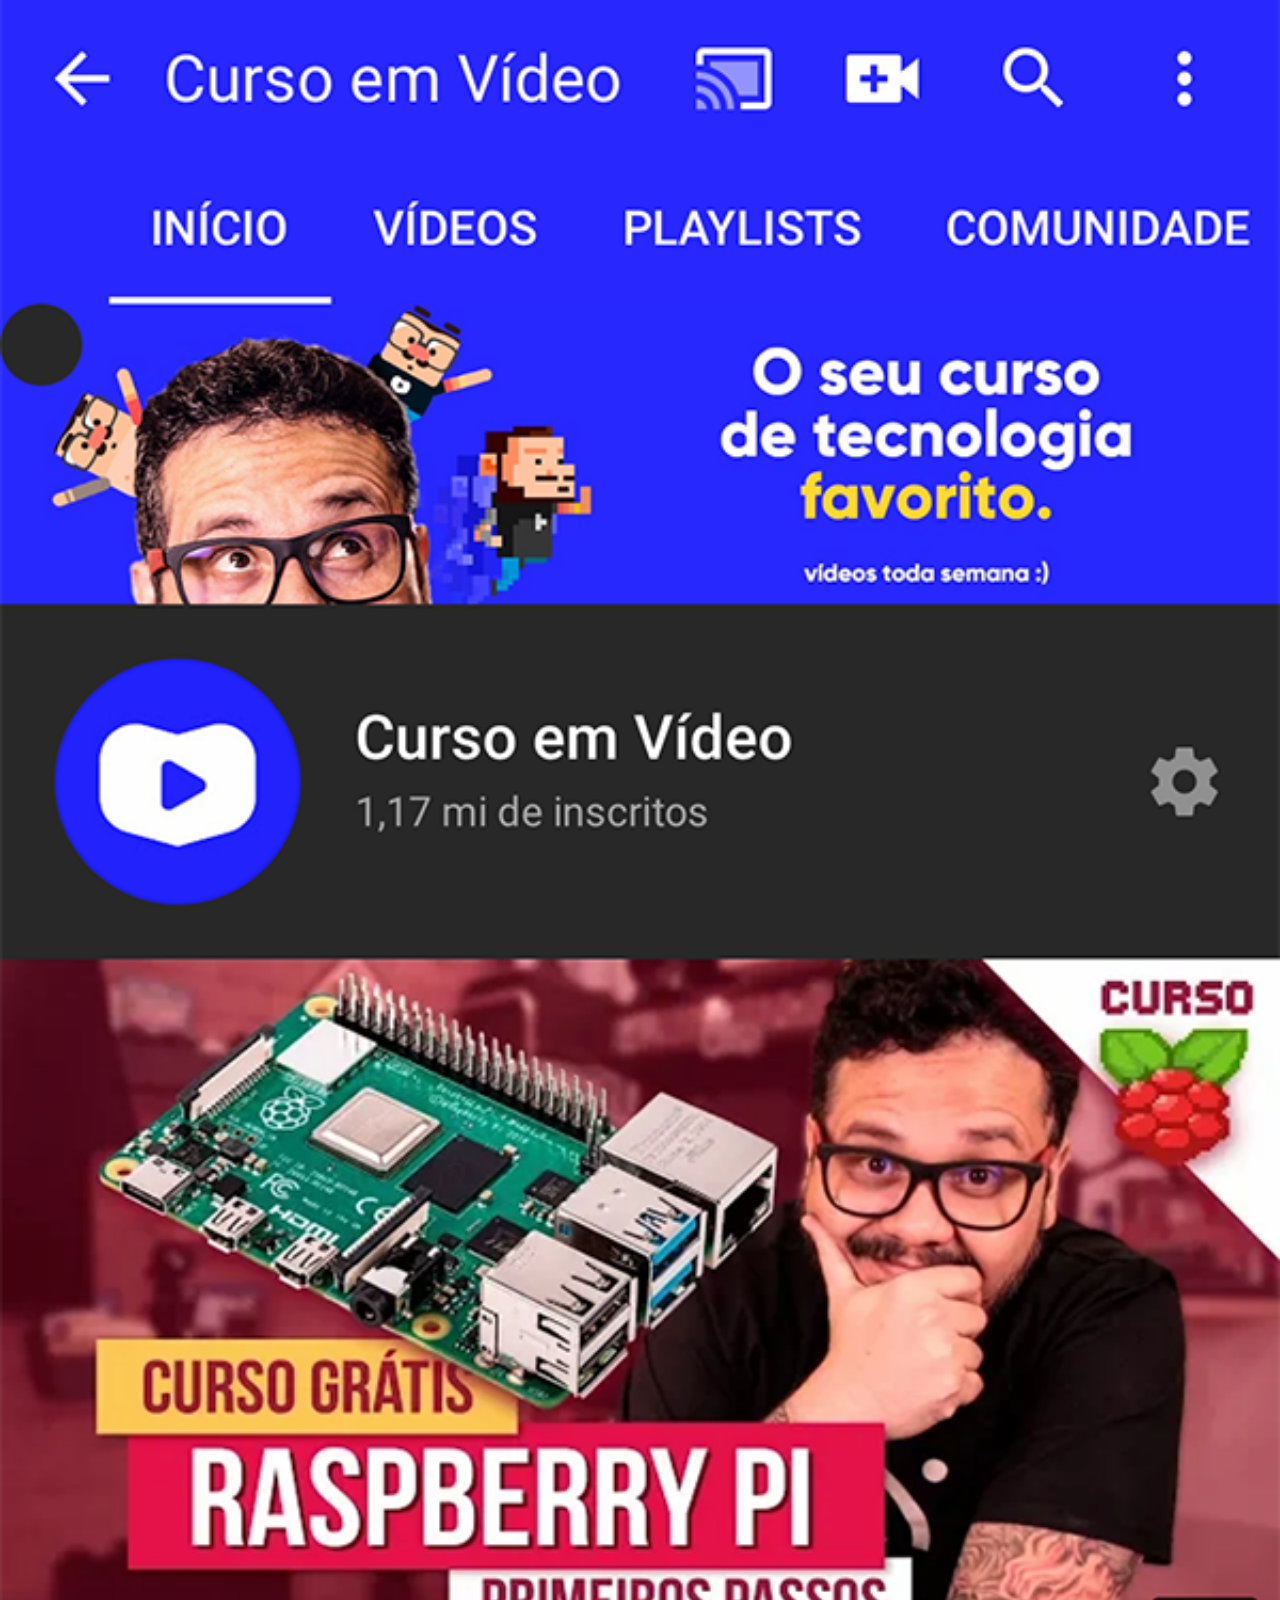
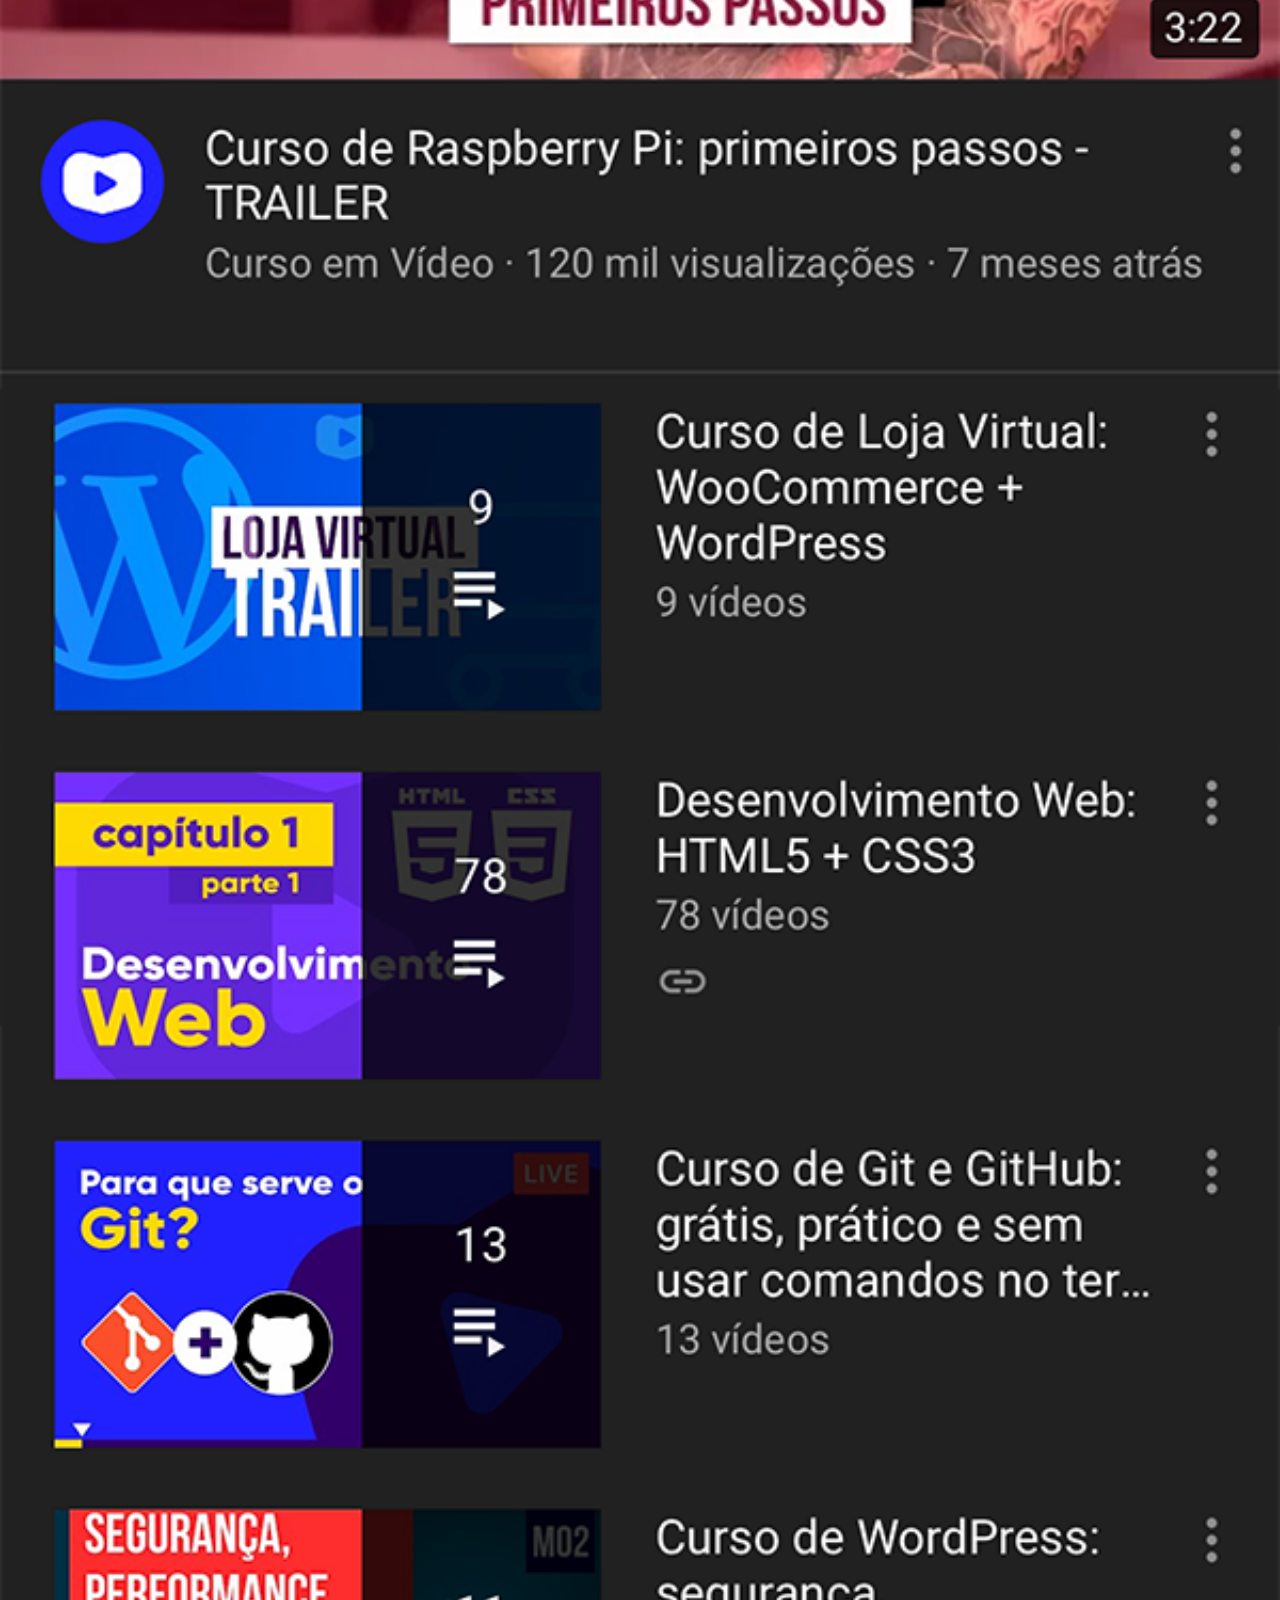
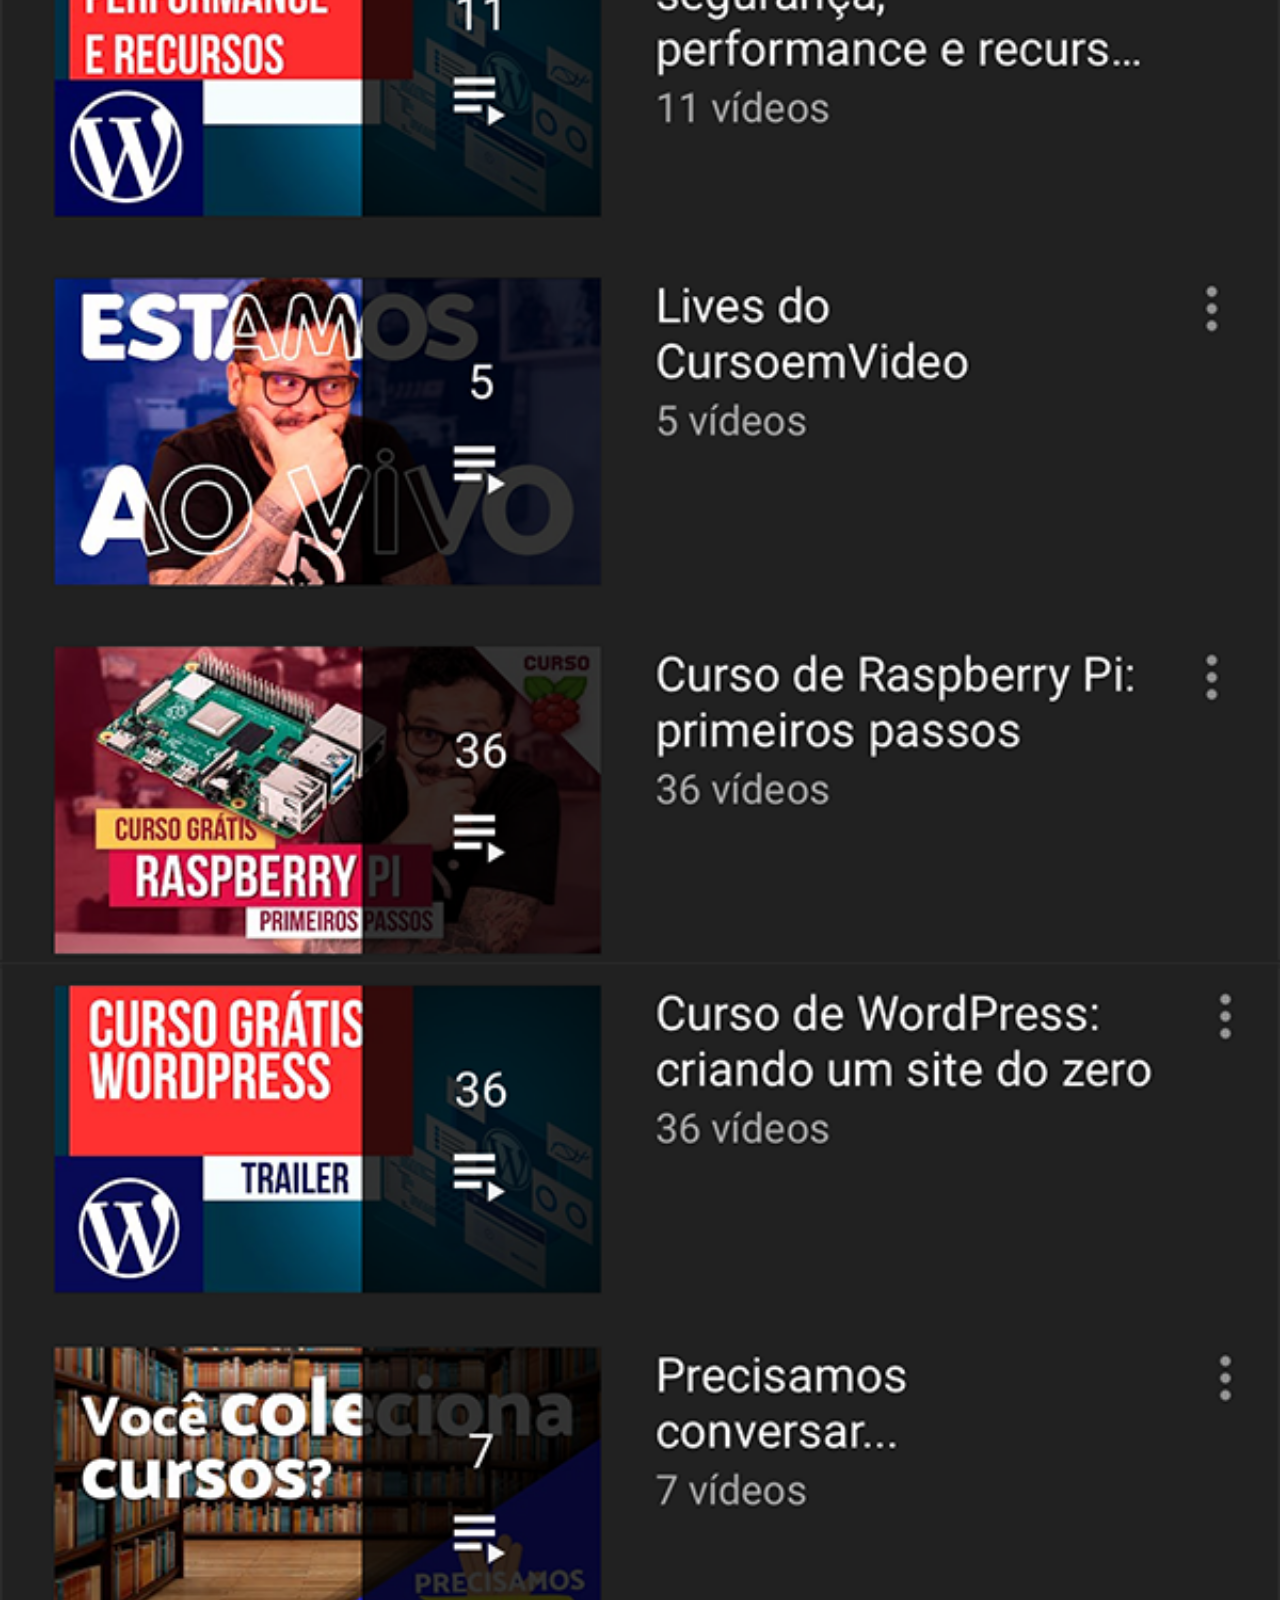
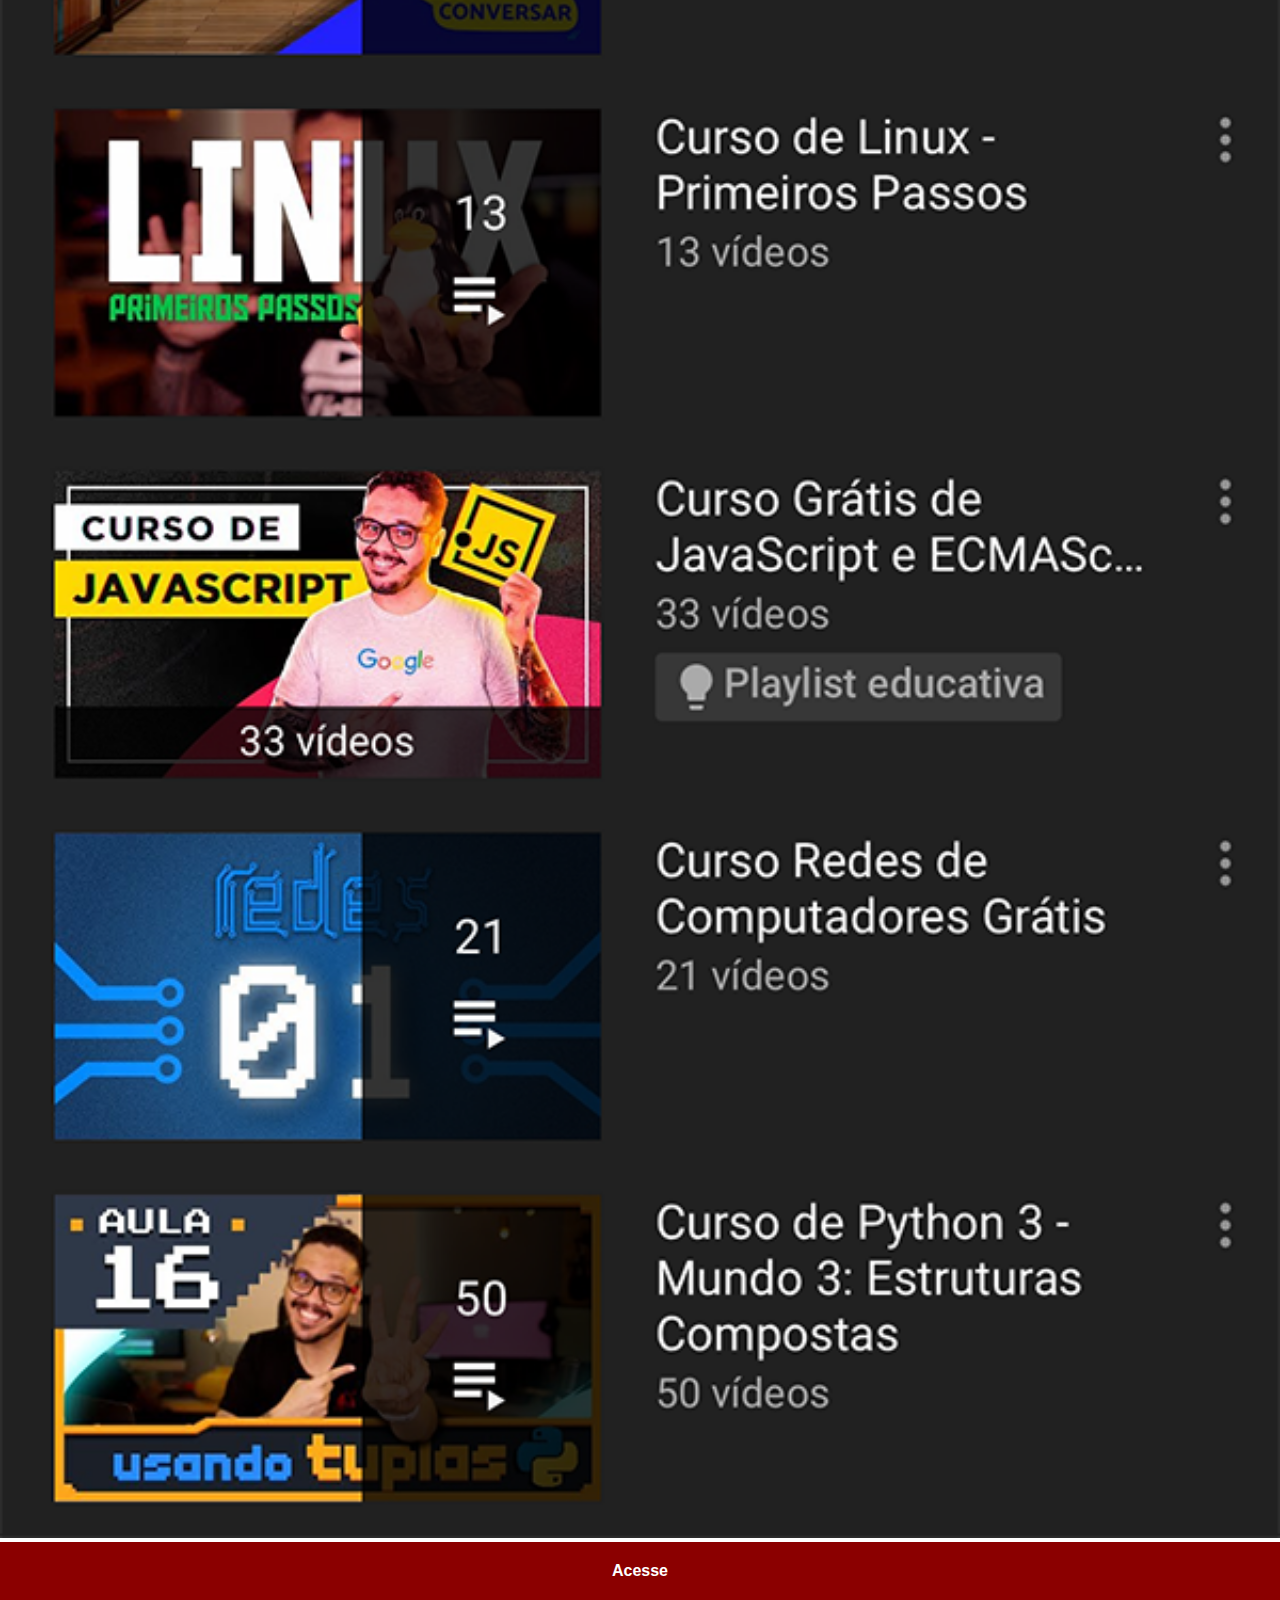
<file: youtube.html>
<!DOCTYPE html>
<html lang="pt-br">
<head>
    <meta charset="UTF-8">
    <meta http-equiv="X-UA-Compatible" content="IE=edge">
    <meta name="viewport" content="width=device-width, initial-scale=1.0">
    <link rel="stylesheet" href="social.css">
    <title>YouTube</title>
</head>
<body>
    <img src="imagens/tela-youtube.png" alt="YouTube">
    <a href="https://www.youtube.com/@CursoemVideo/playlists" target="_blanck">Acesse</a>
</body>
</html>
</file>
<file: estilos/style.css>
@charset "UTF-8";

* {
    margin: 0;
    padding: 0;
    font-family: Arial, Helvetica, sans-serif;
}

html, body{
    height: 100vh;
    width: 100vw;
    background-color: black;
}

body{
    background: url('../imagens/fundo-madeira.jpg') no-repeat top center;
    background-size: cover;
    background-attachment: fixed;
}

main{
    height: 100vh;
    position: relative;
}

section#telefone{
    position: absolute;
    top: 50%;
    left: 50%;
    transform: translate(-50%, -50%);
    height: 627px;
    width: 309px; 
    background: url('../imagens/frame-iphone.png') no-repeat;
}

iframe#tela{
    position: relative;
    top: 80px;
    left: 22px;
    width: 266px;
    height: 471px;

}

section#redes-sociais{
    display: flex;
    flex-direction: column;
    justify-content: end;
    align-items: end;
}

section#redes-sociais img{
    border-radius: 50%;
    width: 50px;
    margin: 10px;
    box-shadow: 2px 2px 5px rgba(0, 0, 0, 0.412);
    box-sizing: border-box;
}

section#redes-sociais img:hover{
    border: 2px solid rgba(255, 255, 255, 0.622);
    transform: translate(-3px, -3px);
    box-shadow: 5px 5px 10px rgba(0, 0, 0, 0.596);
    transition: transform 0.5s;
}
</file>
<file: social.css>
@charset "UTF-8";

* {
    margin: 0;
    padding: 0;
    font-family: Arial, Helvetica, sans-serif;
}

::-webkit-scrollbar{
    width: 0px;
    height: 0px;
}

img{
    width: 100vw;

}

a{
    display: block;
    background-color: darkred;
    color: white;
    padding: 20px;
    text-align: center;
    font-weight: bolder;
    text-decoration: none;
}

a:hover{
    background-color: red;
}
</file>
